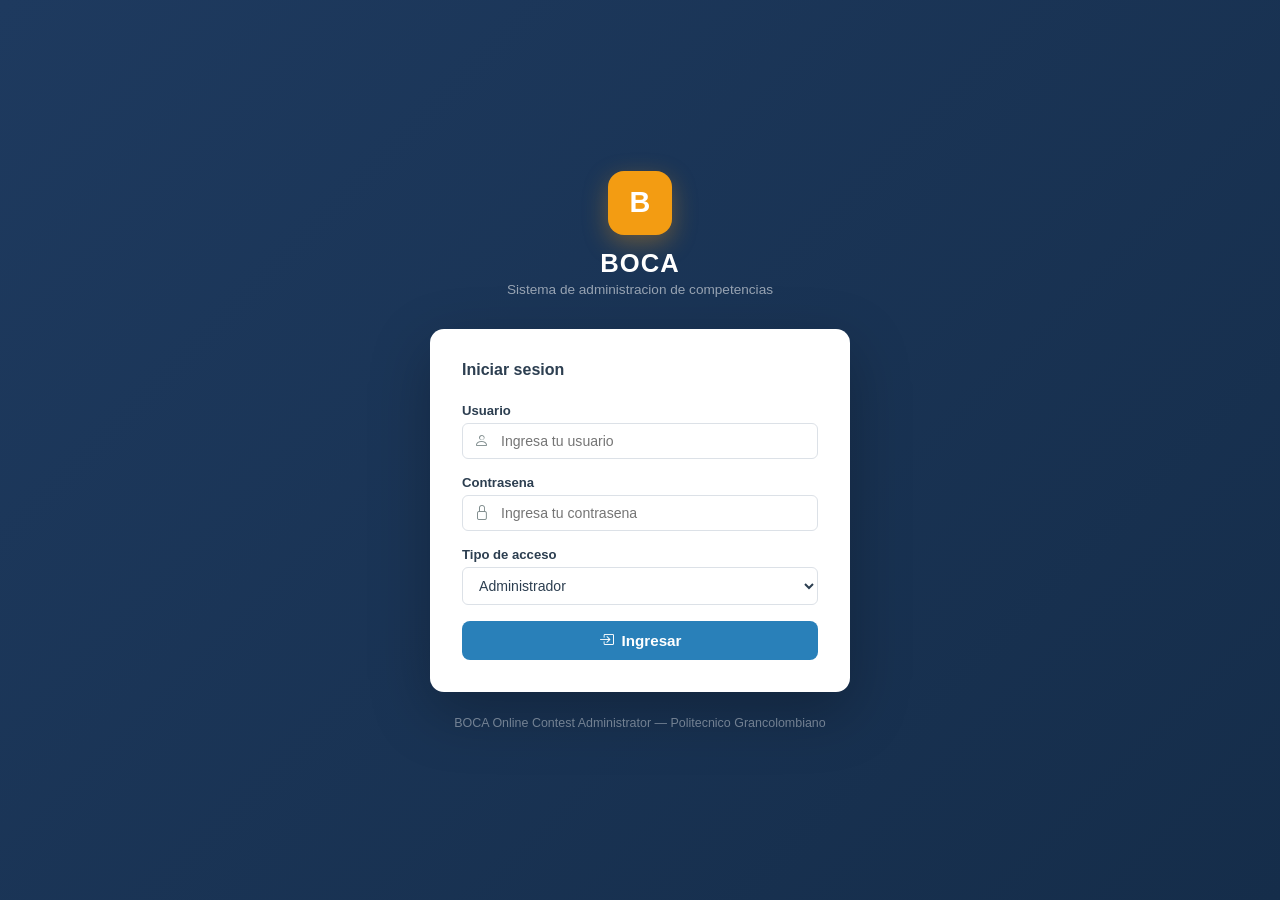
<file: boca-mejoras/index.html>
<!DOCTYPE html>
<html lang="es">
<head>
    <meta charset="UTF-8">
    <meta name="viewport" content="width=device-width, initial-scale=1.0">
    <title>BOCA - Iniciar sesion</title>
    <link href="https://cdn.jsdelivr.net/npm/bootstrap-icons@1.11.3/font/bootstrap-icons.min.css" rel="stylesheet">
    <link rel="stylesheet" href="css/boca-theme.css">
    <style>
        body {
            min-height: 100vh;
            background: linear-gradient(135deg, #1e3a5f 0%, #152d4a 100%);
            display: flex;
            align-items: center;
            justify-content: center;
            padding: 20px;
        }

        .login-wrapper {
            width: 100%;
            max-width: 420px;
        }

        .login-logo {
            text-align: center;
            margin-bottom: 32px;
        }

        .login-logo .icono {
            width: 64px;
            height: 64px;
            background-color: var(--naranja);
            border-radius: 16px;
            display: flex;
            align-items: center;
            justify-content: center;
            font-size: 1.8rem;
            font-weight: 800;
            color: #fff;
            margin: 0 auto 14px;
            box-shadow: 0 8px 24px rgba(243,156,18,0.35);
        }

        .login-logo h1 {
            color: #fff;
            font-size: 1.6rem;
            font-weight: 700;
            letter-spacing: 1px;
        }

        .login-logo p {
            color: rgba(255,255,255,0.55);
            font-size: 0.85rem;
            margin-top: 4px;
        }

        .login-card {
            background: #fff;
            border-radius: 14px;
            padding: 32px;
            box-shadow: 0 20px 60px rgba(0,0,0,0.25);
        }

        .login-card h2 {
            font-size: 1rem;
            font-weight: 600;
            color: var(--texto);
            margin-bottom: 24px;
        }

        .login-card .form-control {
            padding-left: 38px;
        }

        .input-icon {
            position: relative;
        }

        .input-icon i {
            position: absolute;
            left: 12px;
            top: 50%;
            transform: translateY(-50%);
            color: var(--gris);
            font-size: 0.95rem;
        }

        .select-rol {
            width: 100%;
            padding: 9px 12px;
            border: 1px solid var(--borde);
            border-radius: 6px;
            font-size: 0.88rem;
            color: var(--texto);
            background-color: #fff;
            outline: none;
            font-family: inherit;
            cursor: pointer;
            transition: border-color 0.2s;
        }

        .select-rol:focus {
            border-color: var(--azul);
            box-shadow: 0 0 0 3px rgba(41,128,185,0.12);
        }

        .btn-login {
            width: 100%;
            padding: 11px;
            background-color: var(--azul);
            color: #fff;
            border: none;
            border-radius: 8px;
            font-size: 0.95rem;
            font-weight: 600;
            cursor: pointer;
            margin-top: 6px;
            transition: all 0.2s;
            display: flex;
            align-items: center;
            justify-content: center;
            gap: 8px;
            font-family: inherit;
        }

        .btn-login:hover {
            background-color: var(--azul-hover);
            transform: translateY(-1px);
            box-shadow: 0 6px 18px rgba(41,128,185,0.3);
        }

        .alerta-error {
            background-color: rgba(231,76,60,0.08);
            border: 1px solid rgba(231,76,60,0.25);
            color: var(--danger);
            border-radius: 8px;
            padding: 10px 14px;
            font-size: 0.84rem;
            margin-bottom: 16px;
            display: none;
            align-items: center;
            gap: 8px;
        }

        .login-footer {
            text-align: center;
            margin-top: 24px;
            color: rgba(255,255,255,0.4);
            font-size: 0.78rem;
        }
    </style>
</head>
<body>

    <div class="login-wrapper">
        <div class="login-logo">
            <div class="icono">B</div>
            <h1>BOCA</h1>
            <p>Sistema de administracion de competencias</p>
        </div>

        <div class="login-card">
            <h2>Iniciar sesion</h2>

            <div class="alerta-error" id="alerta-error">
                <i class="bi bi-exclamation-circle"></i>
                <span id="msg-error">Usuario o contrasena incorrectos.</span>
            </div>

            <form id="form-login" novalidate>
                <div class="form-group">
                    <label for="usuario">Usuario</label>
                    <div class="input-icon">
                        <i class="bi bi-person"></i>
                        <input type="text" id="usuario" class="form-control"
                               placeholder="Ingresa tu usuario"
                               data-requerido autocomplete="username">
                        <div class="form-error"></div>
                    </div>
                </div>

                <div class="form-group">
                    <label for="contrasena">Contrasena</label>
                    <div class="input-icon">
                        <i class="bi bi-lock"></i>
                        <input type="password" id="contrasena" class="form-control"
                               placeholder="Ingresa tu contrasena"
                               data-requerido autocomplete="current-password">
                        <div class="form-error"></div>
                    </div>
                </div>

                <div class="form-group">
                    <label for="rol">Tipo de acceso</label>
                    <select id="rol" class="select-rol">
                        <option value="admin">Administrador</option>
                        <option value="juez">Juez</option>
                        <option value="equipo">Equipo / Competidor</option>
                        <option value="staff">Staff</option>
                    </select>
                </div>

                <button type="submit" class="btn-login">
                    <i class="bi bi-box-arrow-in-right"></i>
                    Ingresar
                </button>
            </form>
        </div>

        <div class="login-footer">
            BOCA Online Contest Administrator &mdash; Politecnico Grancolombiano
        </div>
    </div>

    <script src="js/boca-theme.js"></script>
    <script>
        document.getElementById('form-login').addEventListener('submit', function (e) {
            e.preventDefault();

            const usuario    = document.getElementById('usuario');
            const contrasena = document.getElementById('contrasena');
            const alerta     = document.getElementById('alerta-error');

            let valido = true;
            if (!usuario.value.trim()) {
                usuario.classList.add('is-invalid');
                usuario.nextElementSibling.style.display = 'block';
                usuario.nextElementSibling.textContent = 'Ingresa tu usuario.';
                valido = false;
            } else {
                usuario.classList.remove('is-invalid');
                usuario.classList.add('is-valid');
            }

            if (!contrasena.value.trim()) {
                contrasena.classList.add('is-invalid');
                contrasena.nextElementSibling.style.display = 'block';
                contrasena.nextElementSibling.textContent = 'Ingresa tu contrasena.';
                valido = false;
            } else {
                contrasena.classList.remove('is-invalid');
                contrasena.classList.add('is-valid');
            }

            if (!valido) return;

            // Simulacion de login (en produccion Boca valida contra su BD)
            const creds = { admin: 'boca2026', juez: 'juez123', equipo: 'team123', staff: 'staff123' };
            const rol = document.getElementById('rol').value;

            if (creds[rol] === contrasena.value) {
                window.location.href = 'admin/dashboard.html';
            } else {
                alerta.style.display = 'flex';
                contrasena.classList.add('is-invalid');
                contrasena.classList.remove('is-valid');
                setTimeout(() => alerta.style.display = 'none', 4000);
            }
        });

        ['usuario', 'contrasena'].forEach(id => {
            document.getElementById(id).addEventListener('input', function () {
                this.classList.remove('is-invalid');
                const err = this.parentElement.querySelector('.form-error');
                if (err) err.style.display = 'none';
            });
        });
    </script>
</body>
</html>
</file>
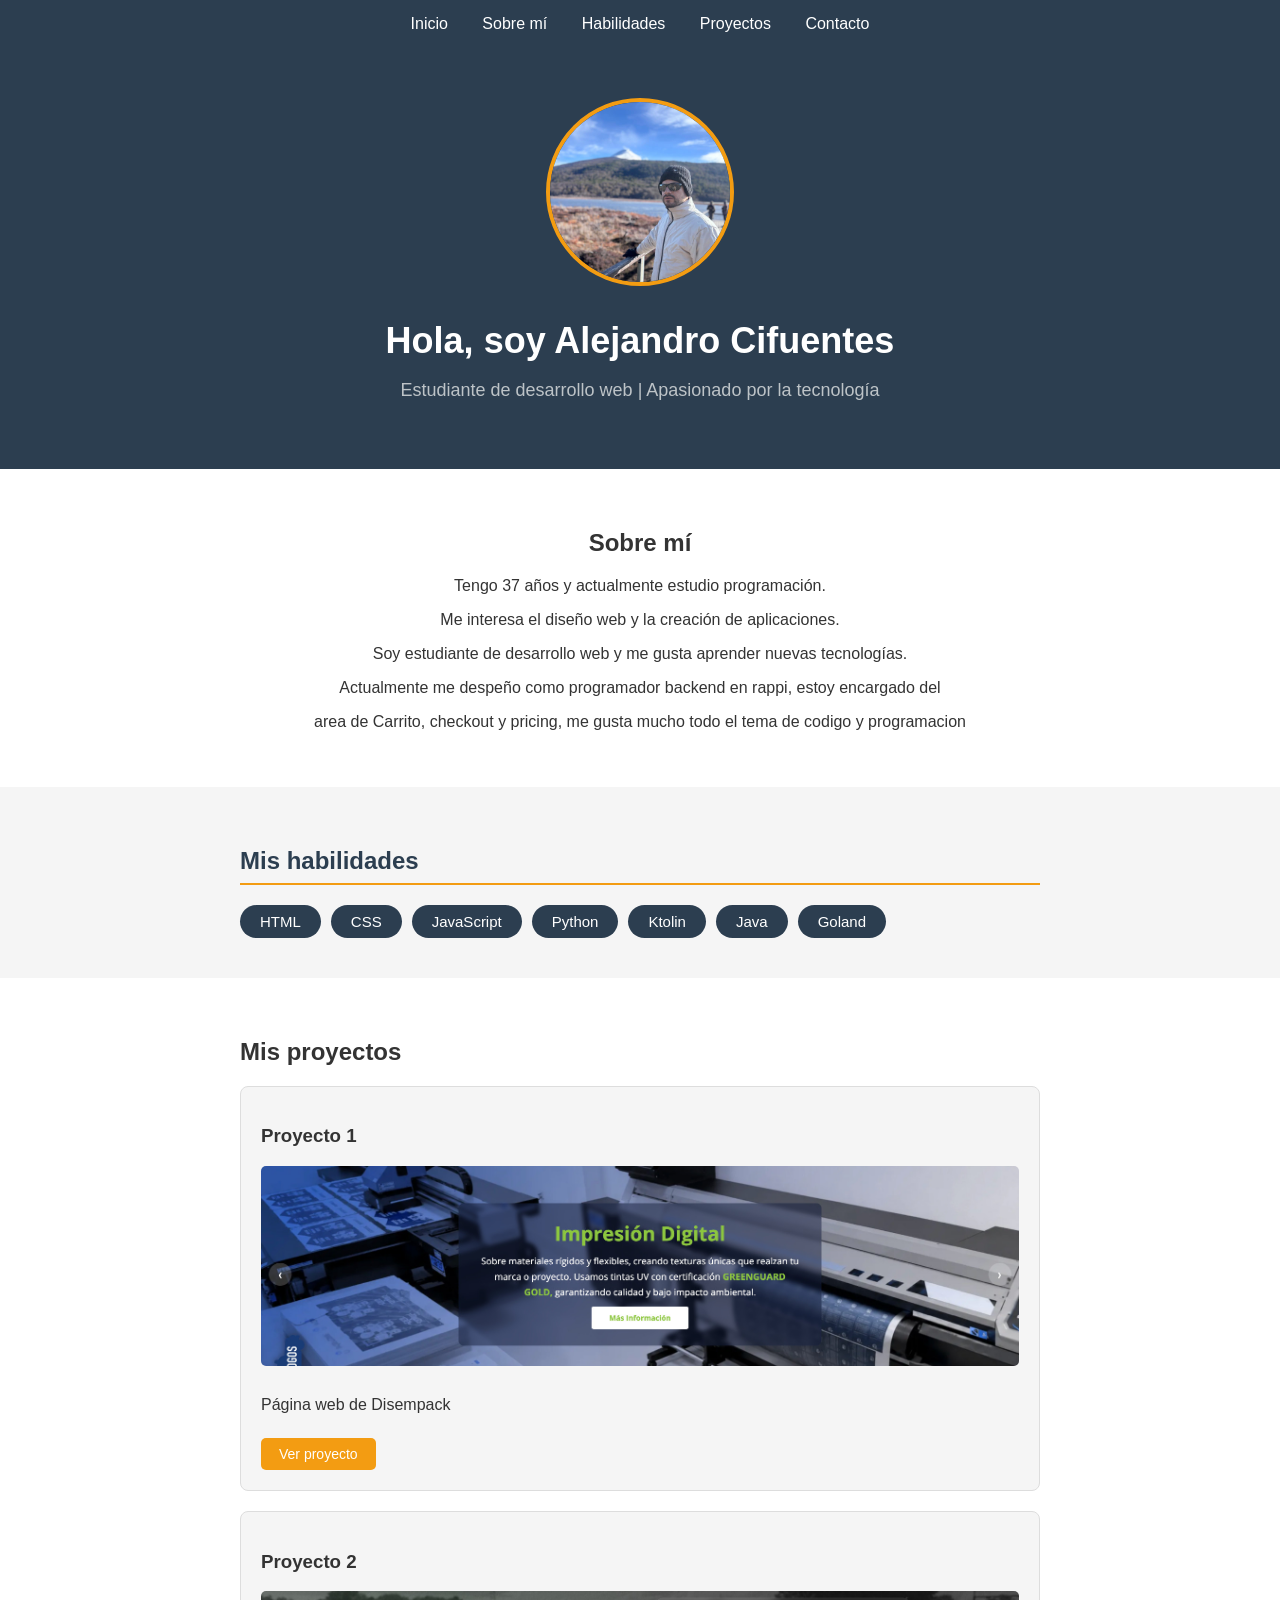
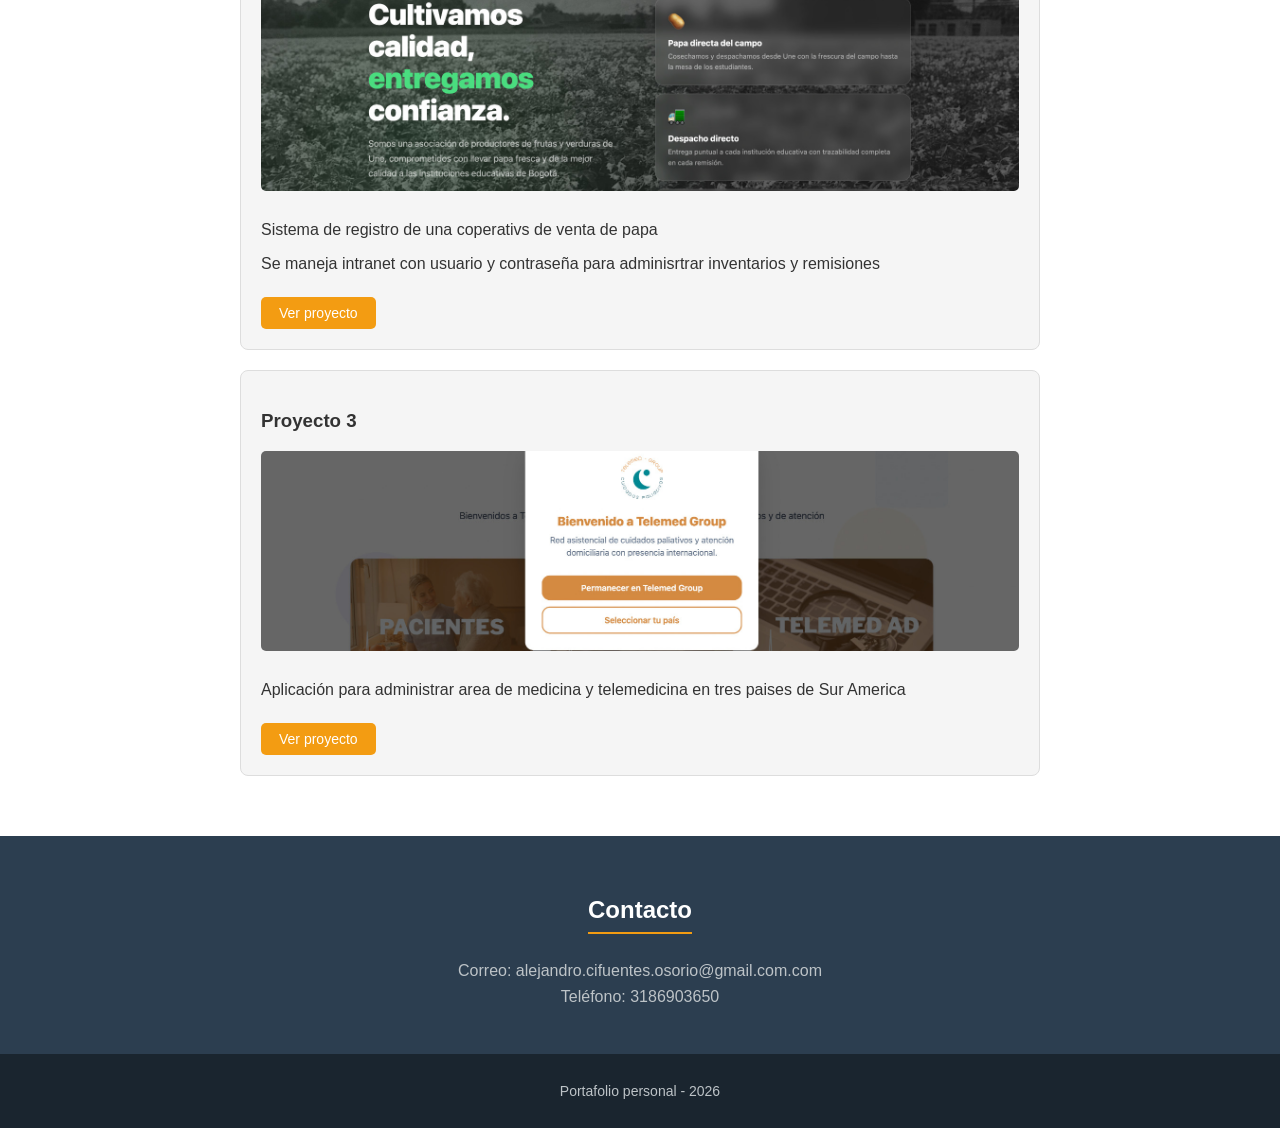
<file: entrega_1_Alejandro_Cifuentes.html>
<!DOCTYPE html>
<!-- esta es la declaración del tipo de documento: le indica al navegador que esto es HTML5 -->

<html lang="es">
 <!-- Etiqueta raíz de la página. lang="es" indica que el idioma es español -->

<head>
    <!-- HEAD: esta es la sección de configuración de la página, no se ve en el navegador -->

    <!-- Acá Codificación de caracteres: permite usar tildes y ñ correctamente -->
    <meta charset="UTF-8">

    <!-- Viewport: hace que la página sea adaptativa para otros dispositivos-->
    <meta name="viewport" content="width=device-width, initial-scale=1.0">

    <!-- Título de la pestaña del navegador -->
    <title>Portafolio - Alejandro Cifuentes</title>

    <!-- ESTILOS CSS: aquí se define cómo se ve la página donde se ve bonita -->
    <style>

        /* ESTILOS */
        /* Se aplican a toda la página */
        body {
            font-family: Arial, sans-serif; /* Fuente principal de la página */
            margin: 0;                      /* Elimina el margen por defecto del navegador */
            padding: 0;                     /* Elimina el relleno por defecto */
            background-color: #f5f5f5;      /* Color de fondo gris muy claro */
            color: #333333;                 /* Color del texto (gris oscuro, más suave que negro) */
        }

        /* BARRA DE NAVEGACIÓN */
        /* Barra que aparece en la parte superior con los enlaces del menú */
        nav {
            background-color: #2c3e50;      /* Color de fondo azul oscuro */
            padding: 15px 20px;             /* Espacio interior: 15px arriba/abajo, 20px a los lados */
            text-align: center;             /* Centra los elementos dentro */
        }

        /* Estilo de cada enlace dentro del nav */
        nav a {
            color: white;                   /* Texto blanco para que se vea sobre el fondo oscuro */
            text-decoration: none;          /* Quita el subrayado de los enlaces */
            margin: 0 15px;                 /* Separación entre cada enlace */
            font-size: 16px;                /* Tamaño del texto */
        }

        /* Efecto cuando el mouse pasa sobre un enlace del nav */
        nav a:hover {
            color: #f39c12;                 /* Cambia a color naranja al pasar el mouse */
        }

        /* SECCIÓN DE PRESENTACIÓN (HERO o header) */
        /* Es la primera sección grande con el nombre y foto */
        #inicio {
            background-color: #2c3e50;      /* Mismo azul oscuro que el nav */
            color: white;                   /* Texto blanco */
            text-align: center;             /* Todo centrado */
            padding: 50px 20px;             /* Espacio interno generoso */
        }

        /* Foto de perfil */
        #inicio img {
            width: 180px;                   /* Ancho fijo de la foto */
            height: 180px;                  /* Alto igual al ancho para que sea cuadrada */
            border-radius: 50%;             /* Hace que la imagen sea circular */
            object-fit: cover;              /* La imagen llena el espacio sin deformarse */
            border: 4px solid #f39c12;      /* Borde naranja alrededor de la foto */
            margin-bottom: 20px;            /* Espacio debajo de la imagen */
        }

        /* Título principal */
        #inicio h1 {
            font-size: 36px;                /* Tamaño grande del nombre */
            margin: 10px 0;                 /* Espacio arriba y abajo */
        }

        /* Descripción corta debajo del nombre */
        #inicio p {
            font-size: 18px;
            color: #bdc3c7;                 /* Gris claro para el subtítulo */
        }

        /* ESTILOS GENERALES DE LAS SECCIONES */
        /* Cada sección de la página comparte estas propiedades base */
        section {
            padding: 40px 20px;             /* Espacio interno de cada sección */
            max-width: 800px;               /* Ancho máximo para que no se estire demasiado */
            margin: 0 auto;                 /* Centra el contenido horizontalmente */
        }

        /* Título de cada sección */
        section h2 {
            color: #2c3e50;                 /* Azul oscuro para los títulos de sección */
            border-bottom: 2px solid #f39c12; /* Línea naranja debajo del título */
            padding-bottom: 8px;            /* Espacio entre el texto y la línea */
            margin-bottom: 20px;            /* Espacio debajo del título antes del contenido */
        }

        /* SECCIÓN SOBRE MÍ */
        /* Fondo blanco para alternar con el gris de fondo */
        #sobre-mi {
            background-color: white;
            max-width: 100%;                /* Ocupa todo el ancho */
            padding: 40px 0;
        }

        /* Contenido centrado dentro de sobre-mí */
        #sobre-mi .contenido {
            max-width: 800px;
            margin: 0 auto;
            padding: 0 20px;
        }

        /* SECCIÓN DE HABILIDADES */
        #habilidades {
            background-color: #f5f5f5;      /* Fondo gris claro */
        }

        /* Contenedor que agrupa las habilidades en fila */
        .lista-habilidades {
            display: flex;                  /* Coloca los elementos en fila (horizontal) */
            flex-wrap: wrap;                /* Si no caben, pasan a la siguiente fila */
            gap: 10px;                      /* Separación entre cada habilidad */
        }

        /* Cada habilidad individual (ej: HTML, CSS, etc.) */
        .habilidad {
            background-color: #2c3e50;      /* Fondo azul oscuro */
            color: white;                   /* Texto blanco */
            padding: 8px 20px;             /* Espacio interno */
            border-radius: 20px;            /* Bordes redondeados tipo "etiqueta" */
            font-size: 15px;
        }

        /* SECCIÓN DE PROYECTOS */
        #proyectos {
            background-color: white;
            max-width: 100%;
            padding: 40px 0;
        }

        /* Contenido centrado dentro de proyectos */
        #proyectos .contenido {
            max-width: 800px;
            margin: 0 auto;
            padding: 0 20px;
        }

        /* Cada tarjeta de proyecto */
        .proyecto {
            background-color: #f5f5f5;      /* Fondo gris claro para las tarjetas */
            border: 1px solid #ddd;         /* Borde gris suave alrededor */
            border-radius: 8px;             /* Esquinas un poco redondeadas */
            padding: 20px;                  /* Espacio interno */
            margin-bottom: 20px;            /* Separación entre proyectos */
        }

        /* Imagen dentro de cada proyecto */
        .proyecto img {
            width: 100%;                    /* Ocupa todo el ancho de la tarjeta */
            height: 200px;                  /* Altura fija para todas las imágenes */
            object-fit: cover;              /* La imagen cubre el espacio sin deformarse */
            border-radius: 5px;             /* Esquinas ligeramente redondeadas */
            margin-bottom: 10px;            /* Espacio entre imagen y texto */
        }

        /* Enlace que funciona como botón en cada proyecto */
        /* Se usa <a> en lugar de <button> para poder abrir una URL al hacer clic */
        .proyecto a {
            display: inline-block;          /* Permite aplicar padding como si fuera un bloque */
            background-color: #f39c12;      /* Fondo naranja */
            color: white;                   /* Texto blanco */
            text-decoration: none;          /* Quita el subrayado del enlace */
            padding: 8px 18px;             /* Espacio interno */
            border-radius: 5px;             /* Esquinas redondeadas */
            font-size: 14px;
            margin-top: 8px;
        }

        /* Efecto al pasar el mouse sobre el enlace-botón */
        .proyecto a:hover {
            background-color: #e67e22;      /* Naranja más oscuro al pasar el mouse */
        }

        /* SECCIÓN DE CONTACTO */
        #contacto {
            background-color: #2c3e50;      /* Fondo azul oscuro */
            color: white;                   /* Texto blanco */
            text-align: center;
            padding: 40px 20px;
            max-width: 100%;
        }

        /* Título de contacto en blanco */
        #contacto h2 {
            color: white;
            border-bottom: 2px solid #f39c12;
            display: inline-block;          /* Para que la línea solo mida lo que el texto */
            padding-bottom: 8px;
            margin-bottom: 20px;
        }

        /* Cada dato de contacto */
        #contacto p {
            font-size: 16px;
            margin: 8px 0;
            color: #bdc3c7;                 /* Gris claro */
        }

        /*  PIE DE PÁGINA (FOOTER) */
        /* este es el final de la página */
        footer {
            background-color: #1a252f;      /* Azul muy oscuro, más oscuro que el nav */
            color: #bdc3c7;                 /* Texto gris claro */
            text-align: center;             /* Texto centrado */
            padding: 15px;                  /* Espacio interno */
            font-size: 14px;
        }

    </style>
</head>

<body>
    <!-- BODY: aquí va todo el contenido visible de la página -->

    <!-- BARRA DE NAVEGACIÓN -->
    <!-- Menú superior con enlaces que llevan a cada sección de la página -->
    <!-- Los href="#id" llevan al usuario a la sección con ese id al hacer clic -->
    <nav>
        <a href="#inicio">Inicio</a>
        <a href="#sobre-mi">Sobre mí</a>
        <a href="#habilidades">Habilidades</a>
        <a href="#proyectos">Proyectos</a>
        <a href="#contacto">Contacto</a>
    </nav>

    <!-- SECCIÓN INICIO (PRESENTACIÓN)  -->
    <!-- Primera sección que ve el user al entrar a la página -->
    <!-- El id="inicio" permite que el enlace del nav lleve aquí -->
    <div id="inicio">
        <!-- Foto de perfil -->
        <!-- alt describe la imagen para accesibilidad -->
        <img src="alejandro_cifuentes.jpeg" alt="Foto de perfil de Alejandro Cifuentes">

        <!-- Nombre principal -->
        <h1>Hola, soy Alejandro Cifuentes</h1>

        <!-- Descripción -->
        <p>Estudiante de desarrollo web | Apasionado por la tecnología</p>
    </div>

    <!-- SECCIÓN SOBRE MÍ -->
    <!-- Información personal -->
    <center><div id="sobre-mi">
        <div class="contenido">
            <h2>Sobre mí</h2>
            <p>Tengo 37 años y actualmente estudio programación.</p>
            <p>Me interesa el diseño web y la creación de aplicaciones.</p>
            <p>Soy estudiante de desarrollo web y me gusta aprender nuevas tecnologías.</p>
            <p>Actualmente me despeño como programador backend en rappi, estoy encargado del</p>
            <p>area de Carrito, checkout y pricing, me gusta mucho todo el tema de codigo y programacion</p>
        </div>
    </div></center>

    <!-- SECCIÓN HABILIDADES -->
    <!-- Lista de tecnologías y lenguajes que manejo -->
    <section id="habilidades">
        <h2>Mis habilidades</h2>

        <!-- Contenedor de habilidades: cada span es una etiqueta de habilidad -->
        <div class="lista-habilidades">
            <span class="habilidad">HTML</span>
            <span class="habilidad">CSS</span>
            <span class="habilidad">JavaScript</span>
            <span class="habilidad">Python</span>
            <span class="habilidad">Ktolin</span>
            <span class="habilidad">Java</span>
            <span class="habilidad">Goland</span>
        </div>
    </section>

    <!-- SECCIÓN PROYECTOS -->
    <!-- Muestra los proyectos realizados -->
    <div id="proyectos">
        <div class="contenido">
            <h2>Mis proyectos</h2>

            <!-- Tarjeta del Proyecto 1 -->
            <div class="proyecto">
                <h3>Proyecto 1</h3>
                <!-- Imagen representativa del proyecto -->
                <img src="disempack.jpeg" alt="Captura del proyecto Disempack">
                <!-- Descripción corta del proyecto -->
                <p>Página web de Disempack</p>
                <!-- Enlace que abre el proyecto en una pestaña nueva (target="_blank") -->
                <a href="https://disempack.net/" target="_blank">Ver proyecto</a>
            </div>

            <!-- Tarjeta del Proyecto 2 -->
            <div class="proyecto">
                <h3>Proyecto 2</h3>
                <img src="asosuperfruver.jpeg" alt="Captura del proyecto Asosuperfruver">
                <p>Sistema de registro de una coperativs de venta de papa</p>
                <p>Se maneja intranet con usuario y contraseña para adminisrtrar inventarios y remisiones</p>
                <!-- Enlace que abre el proyecto en una pestaña nueva -->
                <a href="https://asosuperfruverune.com/" target="_blank">Ver proyecto</a>
            </div>

            <!-- Tarjeta del Proyecto 3 -->
            <div class="proyecto">
                <h3>Proyecto 3</h3>
                <img src="telemed.jpeg" alt="Captura del proyecto Telemed">
                <p>Aplicación para administrar area de medicina y telemedicina en tres paises de Sur America</p>
                <!-- Enlace que abre el proyecto en una pestaña nueva -->
                <a href="https://www.telemed-group.cl/" target="_blank">Ver proyecto</a>
            </div>

        </div>
    </div>

    <!-- SECCIÓN CONTACTO -->
    <!-- Información para que los visitantes me pueda contactar -->
    <div id="contacto">
        <h2>Contacto</h2>
        <p>Correo: alejandro.cifuentes.osorio@gmail.com.com</p>
        <p>Teléfono: 3186903650</p>
    </div>

    <!-- PIE DE PÁGINA (FOOTER) -->
    <!-- Aparece al final de todas las páginas, con info básica -->
    <footer>
        <p>Portafolio personal - 2026</p>
    </footer>

</body>
</html>
</file>
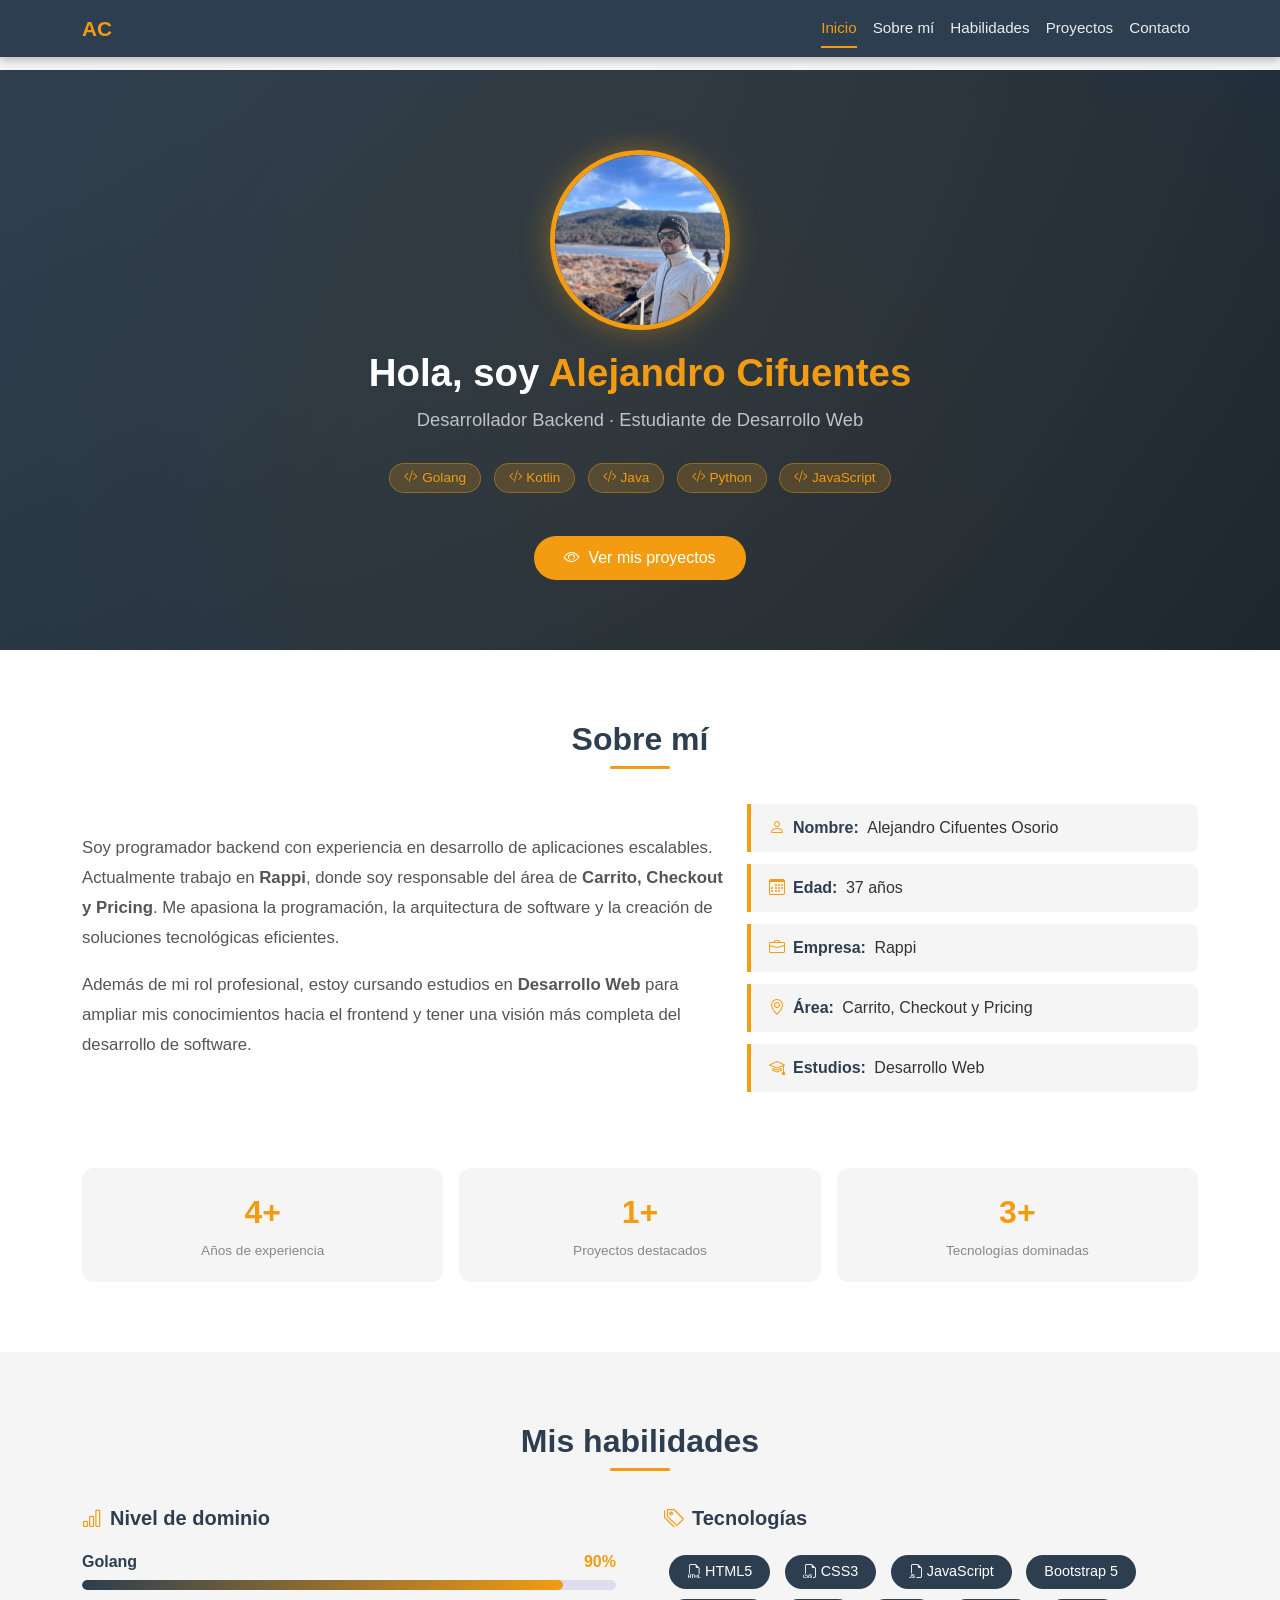
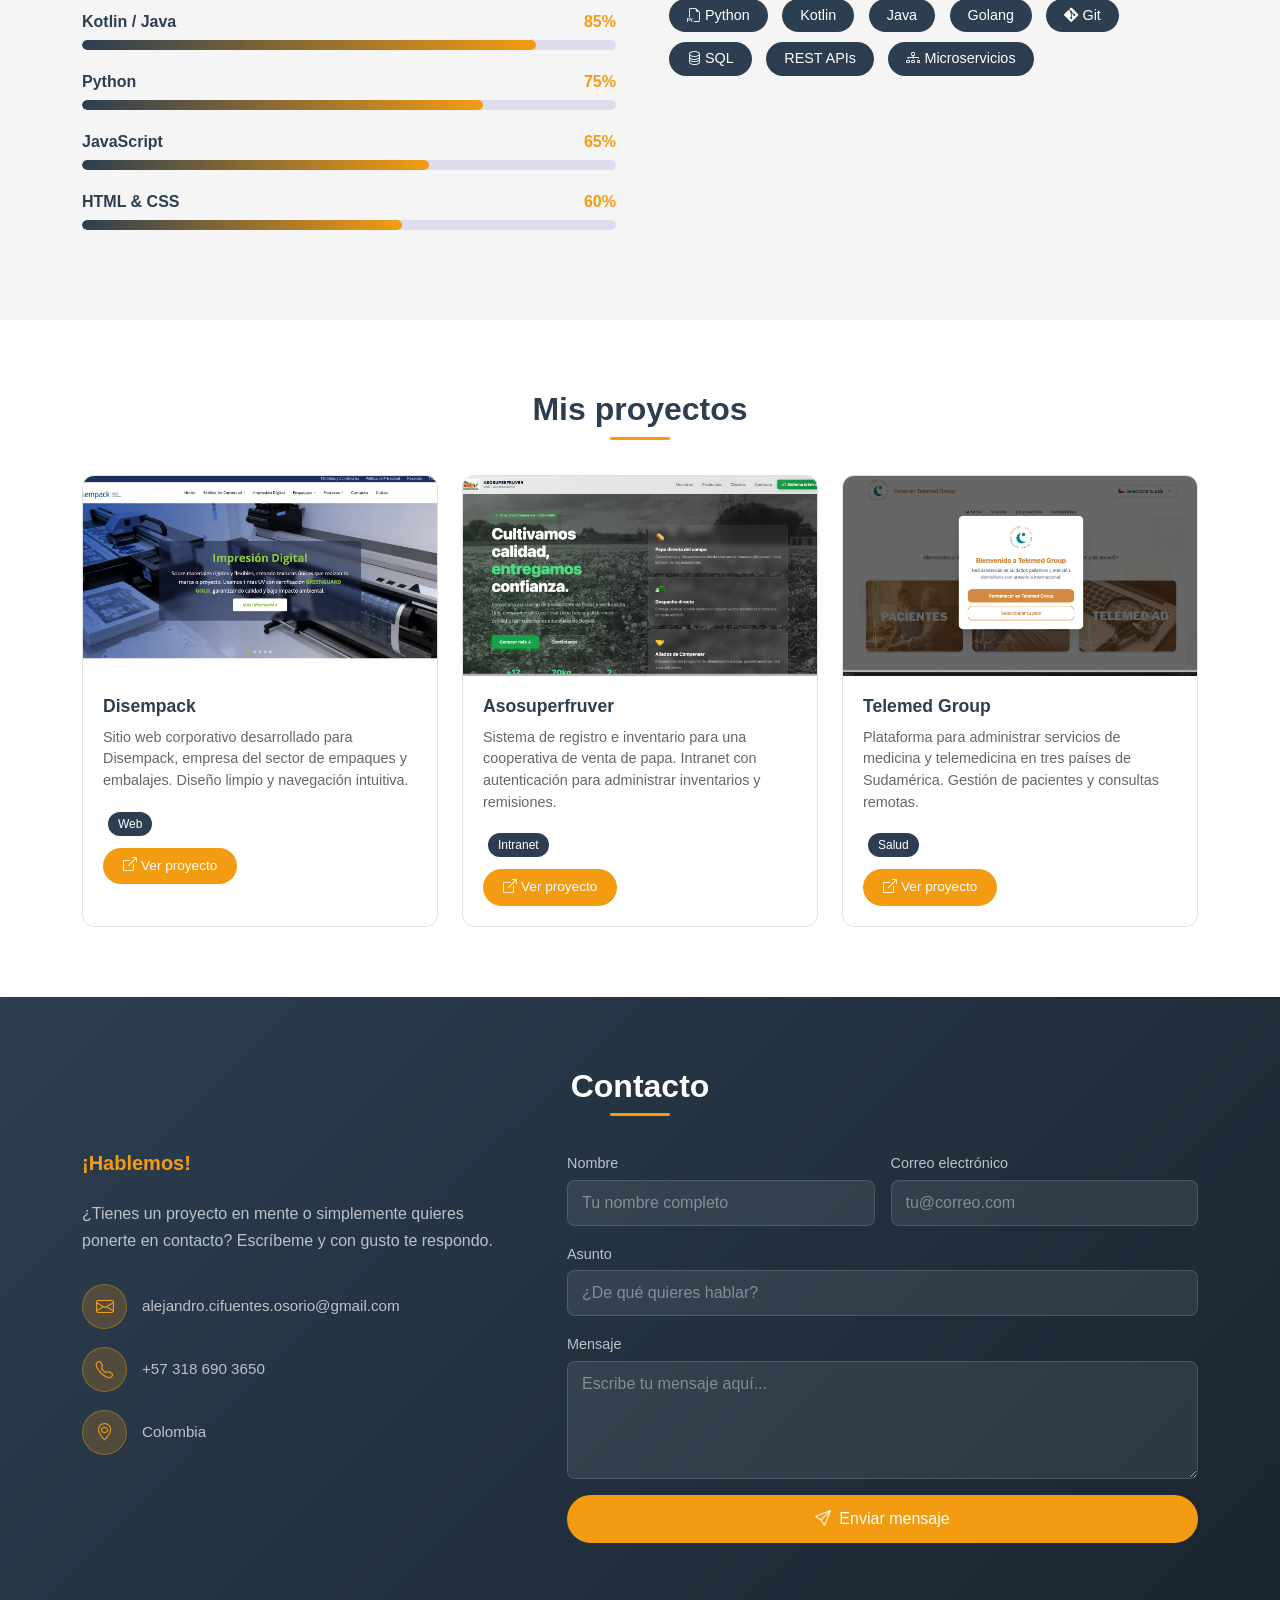
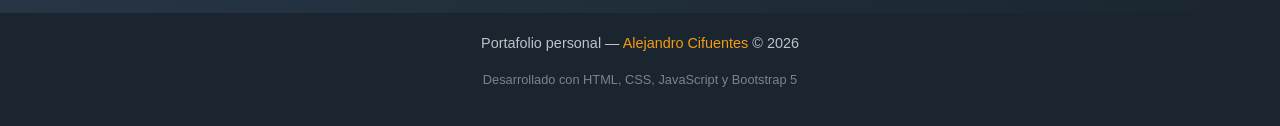
<file: entrega_2_Alejandro_Cifuentes.html>
<!DOCTYPE html>
<html lang="es">

<head>
    <meta charset="UTF-8">
    <meta name="viewport" content="width=device-width, initial-scale=1.0">
    <title>Portafolio - Alejandro Cifuentes</title>

    <!-- Bootstrap 5 CSS (framework CSS tratado en el módulo) -->
    <link href="https://cdn.jsdelivr.net/npm/bootstrap@5.3.2/dist/css/bootstrap.min.css" rel="stylesheet">

    <!-- Bootstrap Icons -->
    <link href="https://cdn.jsdelivr.net/npm/bootstrap-icons@1.11.3/font/bootstrap-icons.min.css" rel="stylesheet">

    <!-- Estilos propios (CSS externo separado del HTML) -->
    <link rel="stylesheet" href="styles.css">
</head>

<body>

    <!-- ===== NAVBAR RESPONSIVE (Bootstrap) ===== -->
    <nav class="navbar navbar-expand-md fixed-top">
        <div class="container">
            <a class="navbar-brand" href="#inicio">AC</a>

            <!-- Botón hamburguesa para móvil -->
            <button class="navbar-toggler" type="button"
                data-bs-toggle="collapse" data-bs-target="#navbarMenu"
                aria-controls="navbarMenu" aria-expanded="false"
                aria-label="Abrir menú">
                <span class="navbar-toggler-icon"></span>
            </button>

            <!-- Menú de navegación -->
            <div class="collapse navbar-collapse" id="navbarMenu">
                <ul class="navbar-nav ms-auto">
                    <li class="nav-item"><a class="nav-link active" href="#inicio">Inicio</a></li>
                    <li class="nav-item"><a class="nav-link" href="#sobre-mi">Sobre mí</a></li>
                    <li class="nav-item"><a class="nav-link" href="#habilidades">Habilidades</a></li>
                    <li class="nav-item"><a class="nav-link" href="#proyectos">Proyectos</a></li>
                    <li class="nav-item"><a class="nav-link" href="#contacto">Contacto</a></li>
                </ul>
            </div>
        </div>
    </nav>

    <!-- ===== SECCIÓN INICIO / HERO ===== -->
    <div id="inicio">
        <div class="container">
            <img src="alejandro_cifuentes.jpeg"
                 alt="Foto de perfil de Alejandro Cifuentes"
                 class="foto-perfil">

            <h1>Hola, soy <span style="color: #f39c12;">Alejandro Cifuentes</span></h1>

            <p class="subtitulo">Desarrollador Backend &middot; Estudiante de Desarrollo Web</p>

            <div>
                <span class="badge-tech"><i class="bi bi-code-slash"></i> Golang</span>
                <span class="badge-tech"><i class="bi bi-code-slash"></i> Kotlin</span>
                <span class="badge-tech"><i class="bi bi-code-slash"></i> Java</span>
                <span class="badge-tech"><i class="bi bi-code-slash"></i> Python</span>
                <span class="badge-tech"><i class="bi bi-code-slash"></i> JavaScript</span>
            </div>

            <br>
            <a href="#proyectos" class="btn-hero">
                <i class="bi bi-eye me-2"></i>Ver mis proyectos
            </a>
        </div>
    </div>

    <!-- ===== SECCIÓN SOBRE MÍ ===== -->
    <div id="sobre-mi">
        <div class="container">
            <div class="text-center fade-in">
                <h2 class="titulo-seccion">Sobre mí</h2>
                <div class="linea-titulo"></div>
            </div>

            <div class="row align-items-center g-4">
                <!-- Texto de presentación -->
                <div class="col-md-7 fade-in">
                    <p style="font-size: 1.05rem; line-height: 1.8; color: #555;">
                        Soy programador backend con experiencia en desarrollo de aplicaciones escalables.
                        Actualmente trabajo en <strong>Rappi</strong>, donde soy responsable del área de
                        <strong>Carrito, Checkout y Pricing</strong>. Me apasiona la programación, la arquitectura
                        de software y la creación de soluciones tecnológicas eficientes.
                    </p>
                    <p style="font-size: 1.05rem; line-height: 1.8; color: #555;">
                        Además de mi rol profesional, estoy cursando estudios en <strong>Desarrollo Web</strong>
                        para ampliar mis conocimientos hacia el frontend y tener una visión más completa del
                        desarrollo de software.
                    </p>
                </div>

                <!-- Datos personales -->
                <div class="col-md-5 fade-in">
                    <div class="tarjeta-dato">
                        <strong><i class="bi bi-person me-2" style="color:#f39c12;"></i>Nombre:</strong>
                        <span class="ms-1">Alejandro Cifuentes Osorio</span>
                    </div>
                    <div class="tarjeta-dato">
                        <strong><i class="bi bi-calendar3 me-2" style="color:#f39c12;"></i>Edad:</strong>
                        <span class="ms-1">37 años</span>
                    </div>
                    <div class="tarjeta-dato">
                        <strong><i class="bi bi-briefcase me-2" style="color:#f39c12;"></i>Empresa:</strong>
                        <span class="ms-1">Rappi</span>
                    </div>
                    <div class="tarjeta-dato">
                        <strong><i class="bi bi-geo-alt me-2" style="color:#f39c12;"></i>Área:</strong>
                        <span class="ms-1">Carrito, Checkout y Pricing</span>
                    </div>
                    <div class="tarjeta-dato">
                        <strong><i class="bi bi-mortarboard me-2" style="color:#f39c12;"></i>Estudios:</strong>
                        <span class="ms-1">Desarrollo Web</span>
                    </div>
                </div>
            </div>

            <!-- Contadores estadísticos -->
            <div class="row text-center mt-5 g-3">
                <div class="col-4 fade-in">
                    <div style="background: #f5f5f5; border-radius: 12px; padding: 20px;">
                        <div style="font-size: 2rem; font-weight: 700; color: #f39c12;">
                            <span class="contador" data-valor="7">0</span>
                        </div>
                        <div style="font-size: 0.85rem; color: #888; margin-top: 5px;">Años de experiencia</div>
                    </div>
                </div>
                <div class="col-4 fade-in">
                    <div style="background: #f5f5f5; border-radius: 12px; padding: 20px;">
                        <div style="font-size: 2rem; font-weight: 700; color: #f39c12;">
                            <span class="contador" data-valor="3">0</span>
                        </div>
                        <div style="font-size: 0.85rem; color: #888; margin-top: 5px;">Proyectos destacados</div>
                    </div>
                </div>
                <div class="col-4 fade-in">
                    <div style="background: #f5f5f5; border-radius: 12px; padding: 20px;">
                        <div style="font-size: 2rem; font-weight: 700; color: #f39c12;">
                            <span class="contador" data-valor="5">0</span>
                        </div>
                        <div style="font-size: 0.85rem; color: #888; margin-top: 5px;">Tecnologías dominadas</div>
                    </div>
                </div>
            </div>
        </div>
    </div>

    <!-- ===== SECCIÓN HABILIDADES ===== -->
    <section id="habilidades">
        <div class="container">
            <div class="text-center fade-in">
                <h2 class="titulo-seccion">Mis habilidades</h2>
                <div class="linea-titulo"></div>
            </div>

            <div class="row g-5">
                <!-- Barras de progreso -->
                <div class="col-md-6 fade-in">
                    <h5 style="color: #2c3e50; font-weight: 600; margin-bottom: 20px;">
                        <i class="bi bi-bar-chart me-2" style="color:#f39c12;"></i>Nivel de dominio
                    </h5>

                    <div class="habilidad-item">
                        <label>
                            <span>Golang</span>
                            <span style="color:#f39c12;">90%</span>
                        </label>
                        <div class="progress">
                            <div class="progress-bar" data-width="90" role="progressbar"
                                 aria-valuenow="90" aria-valuemin="0" aria-valuemax="100"></div>
                        </div>
                    </div>

                    <div class="habilidad-item">
                        <label>
                            <span>Kotlin / Java</span>
                            <span style="color:#f39c12;">85%</span>
                        </label>
                        <div class="progress">
                            <div class="progress-bar" data-width="85" role="progressbar"
                                 aria-valuenow="85" aria-valuemin="0" aria-valuemax="100"></div>
                        </div>
                    </div>

                    <div class="habilidad-item">
                        <label>
                            <span>Python</span>
                            <span style="color:#f39c12;">75%</span>
                        </label>
                        <div class="progress">
                            <div class="progress-bar" data-width="75" role="progressbar"
                                 aria-valuenow="75" aria-valuemin="0" aria-valuemax="100"></div>
                        </div>
                    </div>

                    <div class="habilidad-item">
                        <label>
                            <span>JavaScript</span>
                            <span style="color:#f39c12;">65%</span>
                        </label>
                        <div class="progress">
                            <div class="progress-bar" data-width="65" role="progressbar"
                                 aria-valuenow="65" aria-valuemin="0" aria-valuemax="100"></div>
                        </div>
                    </div>

                    <div class="habilidad-item">
                        <label>
                            <span>HTML &amp; CSS</span>
                            <span style="color:#f39c12;">60%</span>
                        </label>
                        <div class="progress">
                            <div class="progress-bar" data-width="60" role="progressbar"
                                 aria-valuenow="60" aria-valuemin="0" aria-valuemax="100"></div>
                        </div>
                    </div>
                </div>

                <!-- Tags de tecnologías -->
                <div class="col-md-6 fade-in">
                    <h5 style="color: #2c3e50; font-weight: 600; margin-bottom: 20px;">
                        <i class="bi bi-tags me-2" style="color:#f39c12;"></i>Tecnologías
                    </h5>
                    <div>
                        <span class="tag-habilidad"><i class="bi bi-filetype-html me-1"></i>HTML5</span>
                        <span class="tag-habilidad"><i class="bi bi-filetype-css me-1"></i>CSS3</span>
                        <span class="tag-habilidad"><i class="bi bi-filetype-js me-1"></i>JavaScript</span>
                        <span class="tag-habilidad">Bootstrap 5</span>
                        <span class="tag-habilidad"><i class="bi bi-filetype-py me-1"></i>Python</span>
                        <span class="tag-habilidad">Kotlin</span>
                        <span class="tag-habilidad">Java</span>
                        <span class="tag-habilidad">Golang</span>
                        <span class="tag-habilidad"><i class="bi bi-git me-1"></i>Git</span>
                        <span class="tag-habilidad"><i class="bi bi-database me-1"></i>SQL</span>
                        <span class="tag-habilidad">REST APIs</span>
                        <span class="tag-habilidad"><i class="bi bi-diagram-3 me-1"></i>Microservicios</span>
                    </div>
                </div>
            </div>
        </div>
    </section>

    <!-- ===== SECCIÓN PROYECTOS ===== -->
    <div id="proyectos">
        <div class="container">
            <div class="text-center fade-in">
                <h2 class="titulo-seccion">Mis proyectos</h2>
                <div class="linea-titulo"></div>
            </div>

            <!-- Grid de proyectos con Bootstrap (3 columnas en desktop, 1 en móvil) -->
            <div class="row g-4">

                <!-- Proyecto 1: Disempack -->
                <div class="col-md-4 fade-in">
                    <div class="tarjeta-proyecto">
                        <div class="img-wrapper">
                            <img src="disempack.jpeg" alt="Captura del sitio web de Disempack">
                        </div>
                        <div class="cuerpo">
                            <h3>Disempack</h3>
                            <p>
                                Sitio web corporativo desarrollado para Disempack, empresa del sector
                                de empaques y embalajes. Diseño limpio y navegación intuitiva.
                            </p>
                            <span class="tag-habilidad" style="font-size:0.75rem; padding: 3px 10px; margin-bottom:12px; display:inline-block;">Web</span>
                            <br>
                            <a href="https://disempack.net/" target="_blank" rel="noopener" class="btn-proyecto">
                                <i class="bi bi-box-arrow-up-right me-1"></i>Ver proyecto
                            </a>
                        </div>
                    </div>
                </div>

                <!-- Proyecto 2: Asosuperfruver -->
                <div class="col-md-4 fade-in">
                    <div class="tarjeta-proyecto">
                        <div class="img-wrapper">
                            <img src="asosuperfruver.jpeg" alt="Captura del sistema Asosuperfruver">
                        </div>
                        <div class="cuerpo">
                            <h3>Asosuperfruver</h3>
                            <p>
                                Sistema de registro e inventario para una cooperativa de venta de papa.
                                Intranet con autenticación para administrar inventarios y remisiones.
                            </p>
                            <span class="tag-habilidad" style="font-size:0.75rem; padding: 3px 10px; margin-bottom:12px; display:inline-block;">Intranet</span>
                            <br>
                            <a href="https://asosuperfruverune.com/" target="_blank" rel="noopener" class="btn-proyecto">
                                <i class="bi bi-box-arrow-up-right me-1"></i>Ver proyecto
                            </a>
                        </div>
                    </div>
                </div>

                <!-- Proyecto 3: Telemed -->
                <div class="col-md-4 fade-in">
                    <div class="tarjeta-proyecto">
                        <div class="img-wrapper">
                            <img src="telemed.jpeg" alt="Captura de la aplicación Telemed">
                        </div>
                        <div class="cuerpo">
                            <h3>Telemed Group</h3>
                            <p>
                                Plataforma para administrar servicios de medicina y telemedicina
                                en tres países de Sudamérica. Gestión de pacientes y consultas remotas.
                            </p>
                            <span class="tag-habilidad" style="font-size:0.75rem; padding: 3px 10px; margin-bottom:12px; display:inline-block;">Salud</span>
                            <br>
                            <a href="https://www.telemed-group.cl/" target="_blank" rel="noopener" class="btn-proyecto">
                                <i class="bi bi-box-arrow-up-right me-1"></i>Ver proyecto
                            </a>
                        </div>
                    </div>
                </div>

            </div>
        </div>
    </div>

    <!-- ===== SECCIÓN CONTACTO ===== -->
    <div id="contacto">
        <div class="container">
            <div class="text-center fade-in">
                <h2 class="titulo-seccion">Contacto</h2>
                <div class="linea-titulo"></div>
            </div>

            <div class="row g-5 align-items-start">

                <!-- Información de contacto -->
                <div class="col-md-5 fade-in">
                    <h5 style="color: #f39c12; margin-bottom: 25px; font-weight: 600;">
                        ¡Hablemos!
                    </h5>
                    <p style="color: #bdc3c7; line-height: 1.7; margin-bottom: 30px;">
                        ¿Tienes un proyecto en mente o simplemente quieres ponerte en contacto?
                        Escríbeme y con gusto te respondo.
                    </p>

                    <div class="info-contacto">
                        <div class="icono-contacto">
                            <i class="bi bi-envelope"></i>
                        </div>
                        <span>alejandro.cifuentes.osorio@gmail.com</span>
                    </div>

                    <div class="info-contacto">
                        <div class="icono-contacto">
                            <i class="bi bi-telephone"></i>
                        </div>
                        <span>+57 318 690 3650</span>
                    </div>

                    <div class="info-contacto">
                        <div class="icono-contacto">
                            <i class="bi bi-geo-alt"></i>
                        </div>
                        <span>Colombia</span>
                    </div>
                </div>

                <!-- Formulario de contacto con validación JavaScript -->
                <div class="col-md-7 fade-in">
                    <form id="form-contacto" class="form-contacto" novalidate>

                        <div class="row g-3">
                            <div class="col-md-6">
                                <label for="nombre">Nombre</label>
                                <input type="text" id="nombre" class="form-control"
                                       placeholder="Tu nombre completo">
                                <div class="invalid-feedback"></div>
                            </div>

                            <div class="col-md-6">
                                <label for="correo">Correo electrónico</label>
                                <input type="email" id="correo" class="form-control"
                                       placeholder="tu@correo.com">
                                <div class="invalid-feedback"></div>
                            </div>

                            <div class="col-12">
                                <label for="asunto">Asunto</label>
                                <input type="text" id="asunto" class="form-control"
                                       placeholder="¿De qué quieres hablar?">
                                <div class="invalid-feedback"></div>
                            </div>

                            <div class="col-12">
                                <label for="mensaje">Mensaje</label>
                                <textarea id="mensaje" class="form-control" rows="4"
                                          placeholder="Escribe tu mensaje aquí..."></textarea>
                                <div class="invalid-feedback"></div>
                            </div>

                            <div class="col-12">
                                <button type="submit" class="btn-enviar">
                                    <i class="bi bi-send me-2"></i>Enviar mensaje
                                </button>
                            </div>
                        </div>

                        <!-- Alerta de éxito (se muestra con JS) -->
                        <div id="alerta-exito" class="alerta-exito">
                            <i class="bi bi-check-circle me-2"></i>
                            ¡Mensaje enviado con éxito! Pronto me pondré en contacto contigo.
                        </div>

                    </form>
                </div>

            </div>
        </div>
    </div>

    <!-- ===== FOOTER ===== -->
    <footer>
        <p>Portafolio personal &mdash; <span>Alejandro Cifuentes</span> &copy; 2026</p>
        <p style="font-size: 0.8rem; margin-top: 5px; opacity: 0.6;">
            Desarrollado con HTML, CSS, JavaScript y Bootstrap 5
        </p>
    </footer>

    <!-- ===== BOTÓN VOLVER ARRIBA ===== -->
    <button id="btn-arriba" aria-label="Volver arriba">
        <i class="bi bi-arrow-up"></i>
    </button>

    <!-- Bootstrap 5 JS (incluye Popper para componentes interactivos) -->
    <script src="https://cdn.jsdelivr.net/npm/bootstrap@5.3.2/dist/js/bootstrap.bundle.min.js"></script>

    <!-- JavaScript propio (externo) -->
    <script src="script.js"></script>

</body>
</html>
</file>
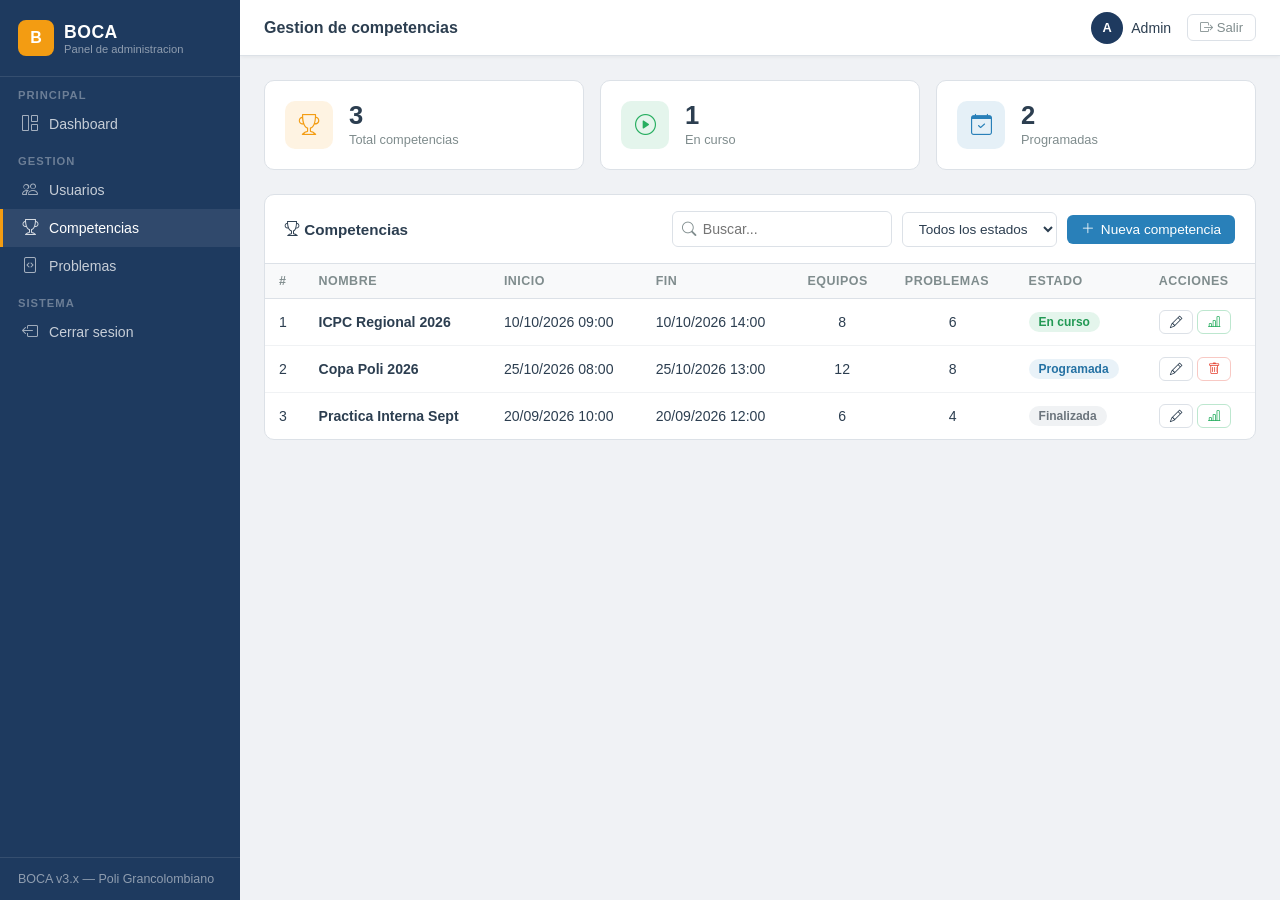
<file: boca-mejoras/admin/competencias.html>
<!DOCTYPE html>
<html lang="es">
<head>
    <meta charset="UTF-8">
    <meta name="viewport" content="width=device-width, initial-scale=1.0">
    <title>BOCA - Competencias</title>
    <link href="https://cdn.jsdelivr.net/npm/bootstrap-icons@1.11.3/font/bootstrap-icons.min.css" rel="stylesheet">
    <link rel="stylesheet" href="../css/boca-theme.css">
</head>
<body>

    <aside class="sidebar">
        <div class="sidebar-brand">
            <div class="logo-icon">B</div>
            <div><span>BOCA</span><small>Panel de administracion</small></div>
        </div>
        <div class="sidebar-section">Principal</div>
        <nav class="sidebar-nav">
            <a href="dashboard.html"><i class="bi bi-grid-1x2"></i> Dashboard</a>
        </nav>
        <div class="sidebar-section">Gestion</div>
        <nav class="sidebar-nav">
            <a href="usuarios.html"><i class="bi bi-people"></i> Usuarios</a>
            <a href="competencias.html" class="active"><i class="bi bi-trophy"></i> Competencias</a>
            <a href="problemas.html"><i class="bi bi-file-code"></i> Problemas</a>
        </nav>
        <div class="sidebar-section">Sistema</div>
        <nav class="sidebar-nav">
            <a href="../index.html"><i class="bi bi-box-arrow-left"></i> Cerrar sesion</a>
        </nav>
        <div class="sidebar-footer">BOCA v3.x &mdash; Poli Grancolombiano</div>
    </aside>

    <div class="main-content">
        <div class="topbar">
            <span class="topbar-title">Gestion de competencias</span>
            <div class="topbar-right">
                <div class="topbar-user"><div class="avatar">A</div><span>Admin</span></div>
                <a href="../index.html" class="btn-logout">
                    <i class="bi bi-box-arrow-right"></i> Salir
                </a>
            </div>
        </div>

        <div class="page-body">

            <div class="grid-3 mb-6">
                <div class="stat-card">
                    <div class="stat-icon naranja"><i class="bi bi-trophy"></i></div>
                    <div class="stat-info"><div class="numero">3</div><div class="etiqueta">Total competencias</div></div>
                </div>
                <div class="stat-card">
                    <div class="stat-icon verde"><i class="bi bi-play-circle"></i></div>
                    <div class="stat-info"><div class="numero">1</div><div class="etiqueta">En curso</div></div>
                </div>
                <div class="stat-card">
                    <div class="stat-icon azul"><i class="bi bi-calendar-check"></i></div>
                    <div class="stat-info"><div class="numero">2</div><div class="etiqueta">Programadas</div></div>
                </div>
            </div>

            <div class="panel">
                <div class="panel-header">
                    <h2><i class="bi bi-trophy"></i> Competencias</h2>
                    <div class="filtros">
                        <div class="search-box">
                            <i class="bi bi-search"></i>
                            <input type="text" id="buscar-comp" class="form-control" placeholder="Buscar...">
                        </div>
                        <select id="filtro-estado" class="select-filtro">
                            <option value="">Todos los estados</option>
                            <option value="en curso">En curso</option>
                            <option value="programada">Programada</option>
                            <option value="finalizada">Finalizada</option>
                        </select>
                        <button class="btn btn-primary" onclick="abrirModal('modal-competencia')">
                            <i class="bi bi-plus-lg"></i> Nueva competencia
                        </button>
                    </div>
                </div>

                <table class="tabla" id="tabla-competencias">
                    <thead>
                        <tr>
                            <th>#</th>
                            <th>Nombre</th>
                            <th>Inicio</th>
                            <th>Fin</th>
                            <th>Equipos</th>
                            <th>Problemas</th>
                            <th>Estado</th>
                            <th>Acciones</th>
                        </tr>
                    </thead>
                    <tbody>
                        <tr>
                            <td>1</td>
                            <td class="fw-600">ICPC Regional 2026</td>
                            <td>10/10/2026 09:00</td>
                            <td>10/10/2026 14:00</td>
                            <td style="text-align:center;">8</td>
                            <td style="text-align:center;">6</td>
                            <td><span class="badge badge-verde">En curso</span></td>
                            <td>
                                <button class="btn btn-outline btn-sm" onclick="editarComp(1)"><i class="bi bi-pencil"></i></button>
                                <button class="btn btn-outline btn-sm" style="color:var(--success);border-color:rgba(39,174,96,0.3);" title="Ver scoreboard">
                                    <i class="bi bi-bar-chart-line"></i>
                                </button>
                            </td>
                        </tr>
                        <tr>
                            <td>2</td>
                            <td class="fw-600">Copa Poli 2026</td>
                            <td>25/10/2026 08:00</td>
                            <td>25/10/2026 13:00</td>
                            <td style="text-align:center;">12</td>
                            <td style="text-align:center;">8</td>
                            <td><span class="badge badge-azul">Programada</span></td>
                            <td>
                                <button class="btn btn-outline btn-sm" onclick="editarComp(2)"><i class="bi bi-pencil"></i></button>
                                <button class="btn btn-danger btn-sm" onclick="eliminarComp(2, 'Copa Poli 2026')"><i class="bi bi-trash"></i></button>
                            </td>
                        </tr>
                        <tr>
                            <td>3</td>
                            <td class="fw-600">Practica Interna Sept</td>
                            <td>20/09/2026 10:00</td>
                            <td>20/09/2026 12:00</td>
                            <td style="text-align:center;">6</td>
                            <td style="text-align:center;">4</td>
                            <td><span class="badge badge-gris">Finalizada</span></td>
                            <td>
                                <button class="btn btn-outline btn-sm" onclick="editarComp(3)"><i class="bi bi-pencil"></i></button>
                                <button class="btn btn-outline btn-sm" style="color:var(--success);border-color:rgba(39,174,96,0.3);" title="Ver scoreboard">
                                    <i class="bi bi-bar-chart-line"></i>
                                </button>
                            </td>
                        </tr>
                    </tbody>
                </table>
            </div>
        </div>
    </div>

    <!-- MODAL COMPETENCIA -->
    <div class="modal-overlay" id="modal-competencia">
        <div class="modal-box" style="max-width:560px;">
            <div class="modal-header">
                <h3 id="modal-comp-titulo">Nueva competencia</h3>
                <button class="modal-close" onclick="cerrarModal('modal-competencia')">&times;</button>
            </div>
            <div class="modal-body">
                <form id="form-competencia" novalidate>
                    <div class="form-group">
                        <label for="c-nombre">Nombre de la competencia</label>
                        <input type="text" id="c-nombre" class="form-control"
                               placeholder="ej: ICPC Regional 2026" data-min="3">
                        <div class="form-error"></div>
                    </div>
                    <div class="form-row">
                        <div class="form-group">
                            <label for="c-inicio">Fecha y hora de inicio</label>
                            <input type="datetime-local" id="c-inicio" class="form-control" data-requerido>
                            <div class="form-error"></div>
                        </div>
                        <div class="form-group">
                            <label for="c-fin">Fecha y hora de fin</label>
                            <input type="datetime-local" id="c-fin" class="form-control" data-requerido>
                            <div class="form-error"></div>
                        </div>
                    </div>
                    <div class="form-row">
                        <div class="form-group">
                            <label for="c-penalizacion">Penalizacion (minutos)</label>
                            <input type="number" id="c-penalizacion" class="form-control"
                                   placeholder="20" min="0" value="20">
                        </div>
                        <div class="form-group">
                            <label for="c-max-equipos">Maximo de equipos</label>
                            <input type="number" id="c-max-equipos" class="form-control"
                                   placeholder="Sin limite" min="1">
                        </div>
                    </div>
                    <div class="form-group">
                        <label for="c-descripcion">Descripcion (opcional)</label>
                        <textarea id="c-descripcion" class="form-control" rows="3"
                                  placeholder="Descripcion de la competencia..."></textarea>
                    </div>
                </form>
            </div>
            <div class="modal-footer">
                <button class="btn btn-outline" onclick="cerrarModal('modal-competencia')">Cancelar</button>
                <button class="btn btn-primary" onclick="guardarCompetencia()">
                    <i class="bi bi-check2"></i> Guardar
                </button>
            </div>
        </div>
    </div>

    <!-- MODAL CONFIRMAR -->
    <div class="modal-overlay" id="modal-confirmar">
        <div class="modal-box" style="max-width:380px;">
            <div class="modal-header">
                <h3>Confirmar eliminacion</h3>
                <button class="modal-close" onclick="cerrarModal('modal-confirmar')">&times;</button>
            </div>
            <div class="modal-body" style="text-align:center; padding:28px;">
                <div style="font-size:2.5rem; color:var(--danger); margin-bottom:12px;">
                    <i class="bi bi-exclamation-triangle"></i>
                </div>
                <p style="font-size:0.9rem;">
                    Esta seguro de eliminar la competencia <strong id="confirmar-nombre"></strong>?
                </p>
            </div>
            <div class="modal-footer">
                <button class="btn btn-outline" onclick="cerrarModal('modal-confirmar')">Cancelar</button>
                <button class="btn btn-danger" id="btn-confirmar-eliminar" style="background:var(--danger);color:#fff;">
                    <i class="bi bi-trash"></i> Eliminar
                </button>
            </div>
        </div>
    </div>

    <div class="toast-container"></div>

    <script src="../js/boca-theme.js"></script>
    <script>
        filtrarTabla('buscar-comp', 'tabla-competencias');
        filtrarPorSelect('filtro-estado', 'tabla-competencias', 6);

        function guardarCompetencia() {
            if (!validarFormulario('form-competencia')) return;
            const inicio = document.getElementById('c-inicio').value;
            const fin    = document.getElementById('c-fin').value;
            if (inicio && fin && new Date(fin) <= new Date(inicio)) {
                const el = document.getElementById('c-fin');
                el.classList.add('is-invalid');
                el.nextElementSibling.style.display = 'block';
                el.nextElementSibling.textContent = 'La fecha de fin debe ser posterior al inicio.';
                return;
            }
            cerrarModal('modal-competencia');
            mostrarToast('Competencia guardada correctamente.');
        }

        function editarComp(id) {
            document.getElementById('modal-comp-titulo').textContent = 'Editar competencia';
            abrirModal('modal-competencia');
        }

        function eliminarComp(id, nombre) {
            confirmarEliminar(nombre, () => {
                mostrarToast(`Competencia "${nombre}" eliminada.`, 'error');
            });
        }
    </script>
</body>
</html>
</file>
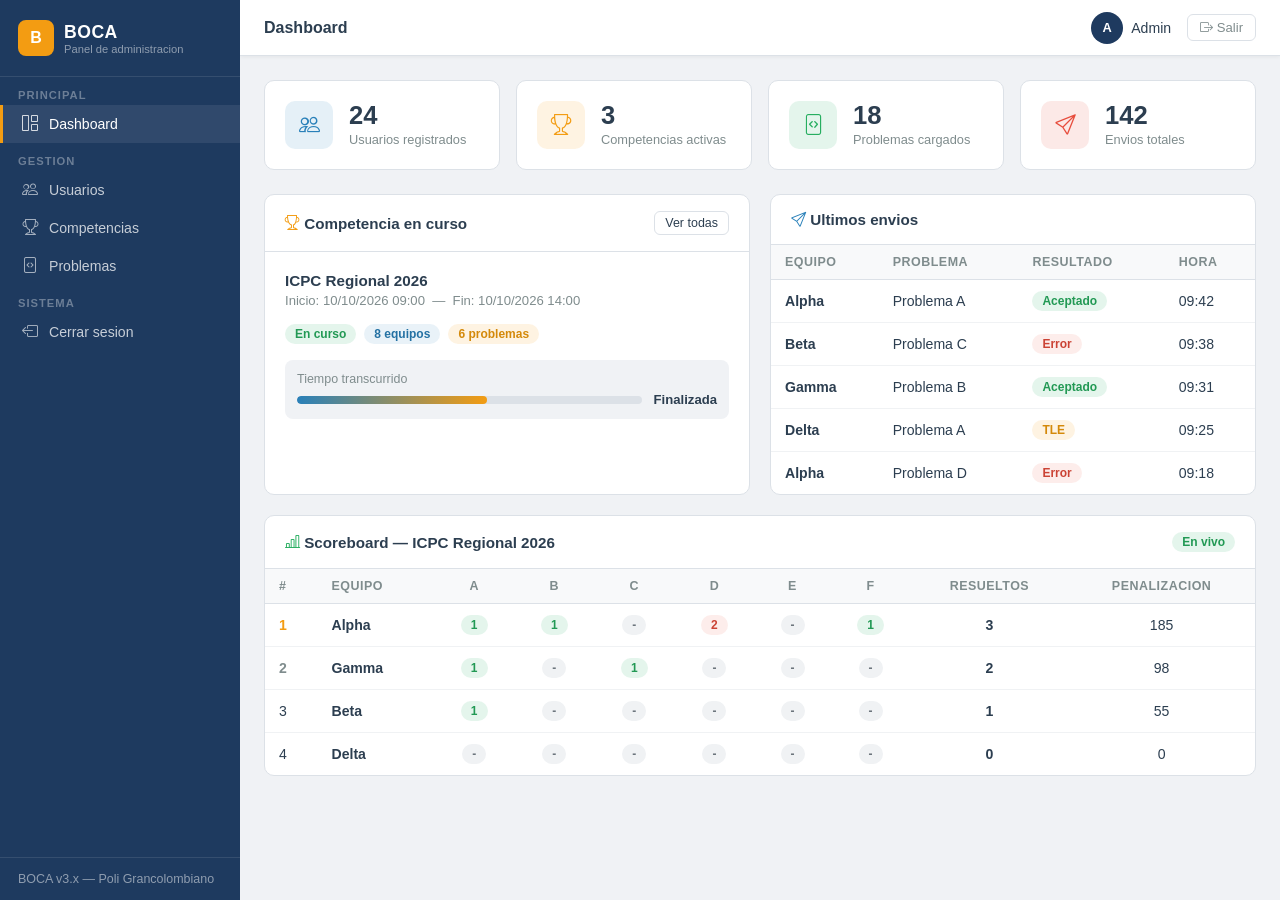
<file: boca-mejoras/admin/dashboard.html>
<!DOCTYPE html>
<html lang="es">
<head>
    <meta charset="UTF-8">
    <meta name="viewport" content="width=device-width, initial-scale=1.0">
    <title>BOCA - Dashboard</title>
    <link href="https://cdn.jsdelivr.net/npm/bootstrap-icons@1.11.3/font/bootstrap-icons.min.css" rel="stylesheet">
    <link rel="stylesheet" href="../css/boca-theme.css">
</head>
<body>

    <!-- SIDEBAR -->
    <aside class="sidebar">
        <div class="sidebar-brand">
            <div class="logo-icon">B</div>
            <div>
                <span>BOCA</span>
                <small>Panel de administracion</small>
            </div>
        </div>

        <div class="sidebar-section">Principal</div>
        <nav class="sidebar-nav">
            <a href="dashboard.html" class="active">
                <i class="bi bi-grid-1x2"></i> Dashboard
            </a>
        </nav>

        <div class="sidebar-section">Gestion</div>
        <nav class="sidebar-nav">
            <a href="usuarios.html">
                <i class="bi bi-people"></i> Usuarios
            </a>
            <a href="competencias.html">
                <i class="bi bi-trophy"></i> Competencias
            </a>
            <a href="problemas.html">
                <i class="bi bi-file-code"></i> Problemas
            </a>
        </nav>

        <div class="sidebar-section">Sistema</div>
        <nav class="sidebar-nav">
            <a href="../index.html">
                <i class="bi bi-box-arrow-left"></i> Cerrar sesion
            </a>
        </nav>

        <div class="sidebar-footer">
            BOCA v3.x &mdash; Poli Grancolombiano
        </div>
    </aside>

    <!-- CONTENIDO -->
    <div class="main-content">

        <!-- TOPBAR -->
        <div class="topbar">
            <span class="topbar-title">Dashboard</span>
            <div class="topbar-right">
                <div class="topbar-user">
                    <div class="avatar">A</div>
                    <span>Admin</span>
                </div>
                <a href="../index.html" class="btn-logout">
                    <i class="bi bi-box-arrow-right"></i> Salir
                </a>
            </div>
        </div>

        <div class="page-body">

            <!-- STATS -->
            <div class="grid-4 mb-6">
                <div class="stat-card">
                    <div class="stat-icon azul"><i class="bi bi-people"></i></div>
                    <div class="stat-info">
                        <div class="numero">24</div>
                        <div class="etiqueta">Usuarios registrados</div>
                    </div>
                </div>
                <div class="stat-card">
                    <div class="stat-icon naranja"><i class="bi bi-trophy"></i></div>
                    <div class="stat-info">
                        <div class="numero">3</div>
                        <div class="etiqueta">Competencias activas</div>
                    </div>
                </div>
                <div class="stat-card">
                    <div class="stat-icon verde"><i class="bi bi-file-code"></i></div>
                    <div class="stat-info">
                        <div class="numero">18</div>
                        <div class="etiqueta">Problemas cargados</div>
                    </div>
                </div>
                <div class="stat-card">
                    <div class="stat-icon rojo"><i class="bi bi-send"></i></div>
                    <div class="stat-info">
                        <div class="numero">142</div>
                        <div class="etiqueta">Envios totales</div>
                    </div>
                </div>
            </div>

            <div style="display:grid; grid-template-columns:1fr 1fr; gap:20px; margin-bottom:20px;">

                <!-- COMPETENCIA ACTIVA -->
                <div class="panel">
                    <div class="panel-header">
                        <h2><i class="bi bi-trophy" style="color:#f39c12;"></i> Competencia en curso</h2>
                        <a href="competencias.html" class="btn btn-outline btn-sm">Ver todas</a>
                    </div>
                    <div class="panel-body">
                        <div style="margin-bottom:16px;">
                            <div style="font-weight:600; font-size:0.95rem; margin-bottom:4px;">
                                ICPC Regional 2026
                            </div>
                            <div class="text-gris" style="font-size:0.82rem;">
                                Inicio: 10/10/2026 09:00 &nbsp;&mdash;&nbsp; Fin: 10/10/2026 14:00
                            </div>
                        </div>
                        <div style="display:flex; gap:8px; flex-wrap:wrap; margin-bottom:16px;">
                            <span class="badge badge-verde">En curso</span>
                            <span class="badge badge-azul">8 equipos</span>
                            <span class="badge badge-naranja">6 problemas</span>
                        </div>
                        <div style="background:#f0f2f5; border-radius:8px; padding:12px;">
                            <div style="font-size:0.78rem; color:var(--gris); margin-bottom:6px;">
                                Tiempo transcurrido
                            </div>
                            <div style="display:flex; justify-content:space-between; align-items:center;">
                                <div style="height:8px; background:#dce1e7; border-radius:4px; flex:1; margin-right:12px; overflow:hidden;">
                                    <div style="height:100%; width:55%; background:linear-gradient(90deg,#2980b9,#f39c12); border-radius:4px;"></div>
                                </div>
                                <span style="font-size:0.82rem; font-weight:600; color:var(--texto);" id="tiempo-restante">2h 45m</span>
                            </div>
                        </div>
                    </div>
                </div>

                <!-- ULTIMOS ENVIOS -->
                <div class="panel">
                    <div class="panel-header">
                        <h2><i class="bi bi-send" style="color:#2980b9;"></i> Ultimos envios</h2>
                    </div>
                    <table class="tabla">
                        <thead>
                            <tr>
                                <th>Equipo</th>
                                <th>Problema</th>
                                <th>Resultado</th>
                                <th>Hora</th>
                            </tr>
                        </thead>
                        <tbody>
                            <tr>
                                <td class="fw-600">Alpha</td>
                                <td>Problema A</td>
                                <td><span class="badge badge-verde">Aceptado</span></td>
                                <td class="text-gris">09:42</td>
                            </tr>
                            <tr>
                                <td class="fw-600">Beta</td>
                                <td>Problema C</td>
                                <td><span class="badge badge-rojo">Error</span></td>
                                <td class="text-gris">09:38</td>
                            </tr>
                            <tr>
                                <td class="fw-600">Gamma</td>
                                <td>Problema B</td>
                                <td><span class="badge badge-verde">Aceptado</span></td>
                                <td class="text-gris">09:31</td>
                            </tr>
                            <tr>
                                <td class="fw-600">Delta</td>
                                <td>Problema A</td>
                                <td><span class="badge badge-naranja">TLE</span></td>
                                <td class="text-gris">09:25</td>
                            </tr>
                            <tr>
                                <td class="fw-600">Alpha</td>
                                <td>Problema D</td>
                                <td><span class="badge badge-rojo">Error</span></td>
                                <td class="text-gris">09:18</td>
                            </tr>
                        </tbody>
                    </table>
                </div>
            </div>

            <!-- SCOREBOARD -->
            <div class="panel">
                <div class="panel-header">
                    <h2><i class="bi bi-bar-chart-line" style="color:#27ae60;"></i> Scoreboard &mdash; ICPC Regional 2026</h2>
                    <span class="badge badge-verde">En vivo</span>
                </div>
                <table class="tabla">
                    <thead>
                        <tr>
                            <th>#</th>
                            <th>Equipo</th>
                            <th style="text-align:center;">A</th>
                            <th style="text-align:center;">B</th>
                            <th style="text-align:center;">C</th>
                            <th style="text-align:center;">D</th>
                            <th style="text-align:center;">E</th>
                            <th style="text-align:center;">F</th>
                            <th style="text-align:center;">Resueltos</th>
                            <th style="text-align:center;">Penalizacion</th>
                        </tr>
                    </thead>
                    <tbody>
                        <tr>
                            <td><span class="fw-600" style="color:#f39c12;">1</span></td>
                            <td class="fw-600">Alpha</td>
                            <td style="text-align:center;"><span class="badge badge-verde">1</span></td>
                            <td style="text-align:center;"><span class="badge badge-verde">1</span></td>
                            <td style="text-align:center;"><span class="badge badge-gris">-</span></td>
                            <td style="text-align:center;"><span class="badge badge-rojo">2</span></td>
                            <td style="text-align:center;"><span class="badge badge-gris">-</span></td>
                            <td style="text-align:center;"><span class="badge badge-verde">1</span></td>
                            <td style="text-align:center;" class="fw-600">3</td>
                            <td style="text-align:center;" class="text-gris">185</td>
                        </tr>
                        <tr>
                            <td><span class="fw-600" style="color:#7f8c8d;">2</span></td>
                            <td class="fw-600">Gamma</td>
                            <td style="text-align:center;"><span class="badge badge-verde">1</span></td>
                            <td style="text-align:center;"><span class="badge badge-gris">-</span></td>
                            <td style="text-align:center;"><span class="badge badge-verde">1</span></td>
                            <td style="text-align:center;"><span class="badge badge-gris">-</span></td>
                            <td style="text-align:center;"><span class="badge badge-gris">-</span></td>
                            <td style="text-align:center;"><span class="badge badge-gris">-</span></td>
                            <td style="text-align:center;" class="fw-600">2</td>
                            <td style="text-align:center;" class="text-gris">98</td>
                        </tr>
                        <tr>
                            <td>3</td>
                            <td class="fw-600">Beta</td>
                            <td style="text-align:center;"><span class="badge badge-verde">1</span></td>
                            <td style="text-align:center;"><span class="badge badge-gris">-</span></td>
                            <td style="text-align:center;"><span class="badge badge-gris">-</span></td>
                            <td style="text-align:center;"><span class="badge badge-gris">-</span></td>
                            <td style="text-align:center;"><span class="badge badge-gris">-</span></td>
                            <td style="text-align:center;"><span class="badge badge-gris">-</span></td>
                            <td style="text-align:center;" class="fw-600">1</td>
                            <td style="text-align:center;" class="text-gris">55</td>
                        </tr>
                        <tr>
                            <td>4</td>
                            <td class="fw-600">Delta</td>
                            <td style="text-align:center;"><span class="badge badge-gris">-</span></td>
                            <td style="text-align:center;"><span class="badge badge-gris">-</span></td>
                            <td style="text-align:center;"><span class="badge badge-gris">-</span></td>
                            <td style="text-align:center;"><span class="badge badge-gris">-</span></td>
                            <td style="text-align:center;"><span class="badge badge-gris">-</span></td>
                            <td style="text-align:center;"><span class="badge badge-gris">-</span></td>
                            <td style="text-align:center;" class="fw-600">0</td>
                            <td style="text-align:center;" class="text-gris">0</td>
                        </tr>
                    </tbody>
                </table>
            </div>

        </div>
    </div>

    <script src="../js/boca-theme.js"></script>
    <script>
        // Contador de tiempo restante de la competencia
        function actualizarTiempo() {
            const fin = new Date();
            fin.setHours(14, 0, 0, 0);
            const ahora = new Date();
            const diff = fin - ahora;
            if (diff <= 0) {
                document.getElementById('tiempo-restante').textContent = 'Finalizada';
                return;
            }
            const h = Math.floor(diff / 3600000);
            const m = Math.floor((diff % 3600000) / 60000);
            document.getElementById('tiempo-restante').textContent = `${h}h ${m}m`;
        }
        actualizarTiempo();
        setInterval(actualizarTiempo, 60000);
    </script>
</body>
</html>
</file>
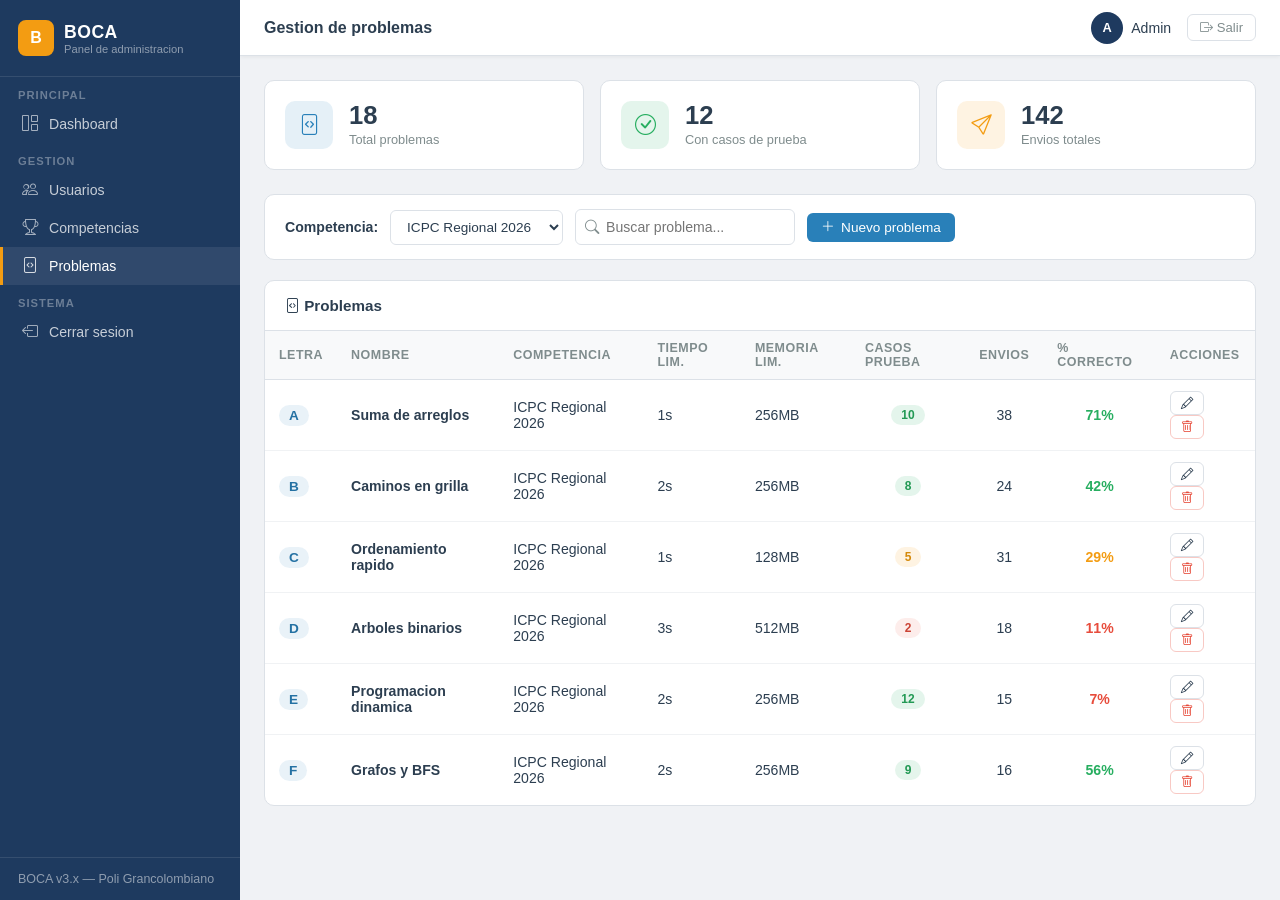
<file: boca-mejoras/admin/problemas.html>
<!DOCTYPE html>
<html lang="es">
<head>
    <meta charset="UTF-8">
    <meta name="viewport" content="width=device-width, initial-scale=1.0">
    <title>BOCA - Problemas</title>
    <link href="https://cdn.jsdelivr.net/npm/bootstrap-icons@1.11.3/font/bootstrap-icons.min.css" rel="stylesheet">
    <link rel="stylesheet" href="../css/boca-theme.css">
</head>
<body>

    <aside class="sidebar">
        <div class="sidebar-brand">
            <div class="logo-icon">B</div>
            <div><span>BOCA</span><small>Panel de administracion</small></div>
        </div>
        <div class="sidebar-section">Principal</div>
        <nav class="sidebar-nav">
            <a href="dashboard.html"><i class="bi bi-grid-1x2"></i> Dashboard</a>
        </nav>
        <div class="sidebar-section">Gestion</div>
        <nav class="sidebar-nav">
            <a href="usuarios.html"><i class="bi bi-people"></i> Usuarios</a>
            <a href="competencias.html"><i class="bi bi-trophy"></i> Competencias</a>
            <a href="problemas.html" class="active"><i class="bi bi-file-code"></i> Problemas</a>
        </nav>
        <div class="sidebar-section">Sistema</div>
        <nav class="sidebar-nav">
            <a href="../index.html"><i class="bi bi-box-arrow-left"></i> Cerrar sesion</a>
        </nav>
        <div class="sidebar-footer">BOCA v3.x &mdash; Poli Grancolombiano</div>
    </aside>

    <div class="main-content">
        <div class="topbar">
            <span class="topbar-title">Gestion de problemas</span>
            <div class="topbar-right">
                <div class="topbar-user"><div class="avatar">A</div><span>Admin</span></div>
                <a href="../index.html" class="btn-logout">
                    <i class="bi bi-box-arrow-right"></i> Salir
                </a>
            </div>
        </div>

        <div class="page-body">

            <div class="grid-3 mb-6">
                <div class="stat-card">
                    <div class="stat-icon azul"><i class="bi bi-file-code"></i></div>
                    <div class="stat-info"><div class="numero">18</div><div class="etiqueta">Total problemas</div></div>
                </div>
                <div class="stat-card">
                    <div class="stat-icon verde"><i class="bi bi-check-circle"></i></div>
                    <div class="stat-info"><div class="numero">12</div><div class="etiqueta">Con casos de prueba</div></div>
                </div>
                <div class="stat-card">
                    <div class="stat-icon naranja"><i class="bi bi-send"></i></div>
                    <div class="stat-info"><div class="numero">142</div><div class="etiqueta">Envios totales</div></div>
                </div>
            </div>

            <!-- FILTRO POR COMPETENCIA -->
            <div class="panel" style="margin-bottom:20px;">
                <div class="panel-body" style="padding:14px 20px;">
                    <div style="display:flex; align-items:center; gap:12px; flex-wrap:wrap;">
                        <label style="font-weight:600; font-size:0.88rem;">Competencia:</label>
                        <select id="filtro-competencia" class="select-filtro" onchange="filtrarPorCompetencia()">
                            <option value="">Todas</option>
                            <option value="ICPC Regional 2026" selected>ICPC Regional 2026</option>
                            <option value="Copa Poli 2026">Copa Poli 2026</option>
                            <option value="Practica Interna Sept">Practica Interna Sept</option>
                        </select>
                        <div class="search-box">
                            <i class="bi bi-search"></i>
                            <input type="text" id="buscar-problema" class="form-control" placeholder="Buscar problema...">
                        </div>
                        <button class="btn btn-primary" onclick="abrirModal('modal-problema')">
                            <i class="bi bi-plus-lg"></i> Nuevo problema
                        </button>
                    </div>
                </div>
            </div>

            <div class="panel">
                <div class="panel-header">
                    <h2><i class="bi bi-file-code"></i> Problemas</h2>
                </div>
                <table class="tabla" id="tabla-problemas">
                    <thead>
                        <tr>
                            <th>Letra</th>
                            <th>Nombre</th>
                            <th>Competencia</th>
                            <th>Tiempo lim.</th>
                            <th>Memoria lim.</th>
                            <th>Casos prueba</th>
                            <th>Envios</th>
                            <th>% Correcto</th>
                            <th>Acciones</th>
                        </tr>
                    </thead>
                    <tbody>
                        <tr>
                            <td><span class="badge badge-azul" style="font-size:0.85rem; font-weight:700;">A</span></td>
                            <td class="fw-600">Suma de arreglos</td>
                            <td>ICPC Regional 2026</td>
                            <td>1s</td>
                            <td>256MB</td>
                            <td style="text-align:center;"><span class="badge badge-verde">10</span></td>
                            <td style="text-align:center;">38</td>
                            <td style="text-align:center;"><span class="text-success fw-600">71%</span></td>
                            <td>
                                <button class="btn btn-outline btn-sm" onclick="editarProblema(1)"><i class="bi bi-pencil"></i></button>
                                <button class="btn btn-danger btn-sm" onclick="eliminarProblema(1, 'Suma de arreglos')"><i class="bi bi-trash"></i></button>
                            </td>
                        </tr>
                        <tr>
                            <td><span class="badge badge-azul" style="font-size:0.85rem; font-weight:700;">B</span></td>
                            <td class="fw-600">Caminos en grilla</td>
                            <td>ICPC Regional 2026</td>
                            <td>2s</td>
                            <td>256MB</td>
                            <td style="text-align:center;"><span class="badge badge-verde">8</span></td>
                            <td style="text-align:center;">24</td>
                            <td style="text-align:center;"><span class="text-success fw-600">42%</span></td>
                            <td>
                                <button class="btn btn-outline btn-sm" onclick="editarProblema(2)"><i class="bi bi-pencil"></i></button>
                                <button class="btn btn-danger btn-sm" onclick="eliminarProblema(2, 'Caminos en grilla')"><i class="bi bi-trash"></i></button>
                            </td>
                        </tr>
                        <tr>
                            <td><span class="badge badge-azul" style="font-size:0.85rem; font-weight:700;">C</span></td>
                            <td class="fw-600">Ordenamiento rapido</td>
                            <td>ICPC Regional 2026</td>
                            <td>1s</td>
                            <td>128MB</td>
                            <td style="text-align:center;"><span class="badge badge-naranja">5</span></td>
                            <td style="text-align:center;">31</td>
                            <td style="text-align:center;"><span style="color:var(--warning);" class="fw-600">29%</span></td>
                            <td>
                                <button class="btn btn-outline btn-sm" onclick="editarProblema(3)"><i class="bi bi-pencil"></i></button>
                                <button class="btn btn-danger btn-sm" onclick="eliminarProblema(3, 'Ordenamiento rapido')"><i class="bi bi-trash"></i></button>
                            </td>
                        </tr>
                        <tr>
                            <td><span class="badge badge-azul" style="font-size:0.85rem; font-weight:700;">D</span></td>
                            <td class="fw-600">Arboles binarios</td>
                            <td>ICPC Regional 2026</td>
                            <td>3s</td>
                            <td>512MB</td>
                            <td style="text-align:center;"><span class="badge badge-rojo">2</span></td>
                            <td style="text-align:center;">18</td>
                            <td style="text-align:center;"><span style="color:var(--danger);" class="fw-600">11%</span></td>
                            <td>
                                <button class="btn btn-outline btn-sm" onclick="editarProblema(4)"><i class="bi bi-pencil"></i></button>
                                <button class="btn btn-danger btn-sm" onclick="eliminarProblema(4, 'Arboles binarios')"><i class="bi bi-trash"></i></button>
                            </td>
                        </tr>
                        <tr>
                            <td><span class="badge badge-azul" style="font-size:0.85rem; font-weight:700;">E</span></td>
                            <td class="fw-600">Programacion dinamica</td>
                            <td>ICPC Regional 2026</td>
                            <td>2s</td>
                            <td>256MB</td>
                            <td style="text-align:center;"><span class="badge badge-verde">12</span></td>
                            <td style="text-align:center;">15</td>
                            <td style="text-align:center;"><span style="color:var(--danger);" class="fw-600">7%</span></td>
                            <td>
                                <button class="btn btn-outline btn-sm" onclick="editarProblema(5)"><i class="bi bi-pencil"></i></button>
                                <button class="btn btn-danger btn-sm" onclick="eliminarProblema(5, 'Programacion dinamica')"><i class="bi bi-trash"></i></button>
                            </td>
                        </tr>
                        <tr>
                            <td><span class="badge badge-azul" style="font-size:0.85rem; font-weight:700;">F</span></td>
                            <td class="fw-600">Grafos y BFS</td>
                            <td>ICPC Regional 2026</td>
                            <td>2s</td>
                            <td>256MB</td>
                            <td style="text-align:center;"><span class="badge badge-verde">9</span></td>
                            <td style="text-align:center;">16</td>
                            <td style="text-align:center;"><span class="text-success fw-600">56%</span></td>
                            <td>
                                <button class="btn btn-outline btn-sm" onclick="editarProblema(6)"><i class="bi bi-pencil"></i></button>
                                <button class="btn btn-danger btn-sm" onclick="eliminarProblema(6, 'Grafos y BFS')"><i class="bi bi-trash"></i></button>
                            </td>
                        </tr>
                    </tbody>
                </table>
            </div>
        </div>
    </div>

    <!-- MODAL PROBLEMA -->
    <div class="modal-overlay" id="modal-problema">
        <div class="modal-box" style="max-width:560px;">
            <div class="modal-header">
                <h3 id="modal-prob-titulo">Nuevo problema</h3>
                <button class="modal-close" onclick="cerrarModal('modal-problema')">&times;</button>
            </div>
            <div class="modal-body">
                <form id="form-problema" novalidate>
                    <div class="form-row">
                        <div class="form-group">
                            <label for="p-nombre">Nombre del problema</label>
                            <input type="text" id="p-nombre" class="form-control"
                                   placeholder="ej: Suma de arreglos" data-requerido>
                            <div class="form-error"></div>
                        </div>
                        <div class="form-group">
                            <label for="p-letra">Letra identificadora</label>
                            <input type="text" id="p-letra" class="form-control"
                                   placeholder="A" maxlength="1" data-requerido>
                            <div class="form-error"></div>
                        </div>
                    </div>
                    <div class="form-group">
                        <label for="p-competencia">Competencia</label>
                        <select id="p-competencia" class="form-control" data-requerido>
                            <option value="">Seleccionar competencia</option>
                            <option value="1">ICPC Regional 2026</option>
                            <option value="2">Copa Poli 2026</option>
                        </select>
                        <div class="form-error"></div>
                    </div>
                    <div class="form-row">
                        <div class="form-group">
                            <label for="p-tiempo">Tiempo limite (segundos)</label>
                            <input type="number" id="p-tiempo" class="form-control"
                                   placeholder="1" min="1" max="30" value="1">
                        </div>
                        <div class="form-group">
                            <label for="p-memoria">Memoria limite (MB)</label>
                            <input type="number" id="p-memoria" class="form-control"
                                   placeholder="256" min="32" value="256">
                        </div>
                    </div>
                    <div class="form-group">
                        <label for="p-archivo">Archivo del problema (PDF)</label>
                        <input type="file" id="p-archivo" class="form-control" accept=".pdf">
                        <div class="form-hint">Subir el enunciado en formato PDF</div>
                    </div>
                    <div class="form-group">
                        <label for="p-casos">Casos de prueba (ZIP)</label>
                        <input type="file" id="p-casos" class="form-control" accept=".zip">
                        <div class="form-hint">Formato: input/*.in y output/*.out</div>
                    </div>
                </form>
            </div>
            <div class="modal-footer">
                <button class="btn btn-outline" onclick="cerrarModal('modal-problema')">Cancelar</button>
                <button class="btn btn-primary" onclick="guardarProblema()">
                    <i class="bi bi-check2"></i> Guardar problema
                </button>
            </div>
        </div>
    </div>

    <!-- MODAL CONFIRMAR -->
    <div class="modal-overlay" id="modal-confirmar">
        <div class="modal-box" style="max-width:380px;">
            <div class="modal-header">
                <h3>Confirmar eliminacion</h3>
                <button class="modal-close" onclick="cerrarModal('modal-confirmar')">&times;</button>
            </div>
            <div class="modal-body" style="text-align:center; padding:28px;">
                <div style="font-size:2.5rem; color:var(--danger); margin-bottom:12px;">
                    <i class="bi bi-exclamation-triangle"></i>
                </div>
                <p style="font-size:0.9rem;">
                    Esta seguro de eliminar el problema <strong id="confirmar-nombre"></strong>?
                </p>
            </div>
            <div class="modal-footer">
                <button class="btn btn-outline" onclick="cerrarModal('modal-confirmar')">Cancelar</button>
                <button class="btn btn-danger" id="btn-confirmar-eliminar" style="background:var(--danger);color:#fff;">
                    <i class="bi bi-trash"></i> Eliminar
                </button>
            </div>
        </div>
    </div>

    <div class="toast-container"></div>

    <script src="../js/boca-theme.js"></script>
    <script>
        filtrarTabla('buscar-problema', 'tabla-problemas');

        function filtrarPorCompetencia() {
            const valor = document.getElementById('filtro-competencia').value.toLowerCase();
            document.querySelectorAll('#tabla-problemas tbody tr').forEach(fila => {
                const celda = fila.querySelectorAll('td')[2];
                fila.style.display = (!valor || celda.textContent.toLowerCase().includes(valor)) ? '' : 'none';
            });
        }

        function guardarProblema() {
            if (!validarFormulario('form-problema')) return;
            cerrarModal('modal-problema');
            mostrarToast('Problema guardado correctamente.');
        }

        function editarProblema(id) {
            document.getElementById('modal-prob-titulo').textContent = 'Editar problema';
            abrirModal('modal-problema');
        }

        function eliminarProblema(id, nombre) {
            confirmarEliminar(nombre, () => {
                mostrarToast(`Problema "${nombre}" eliminado.`, 'error');
            });
        }
    </script>
</body>
</html>
</file>
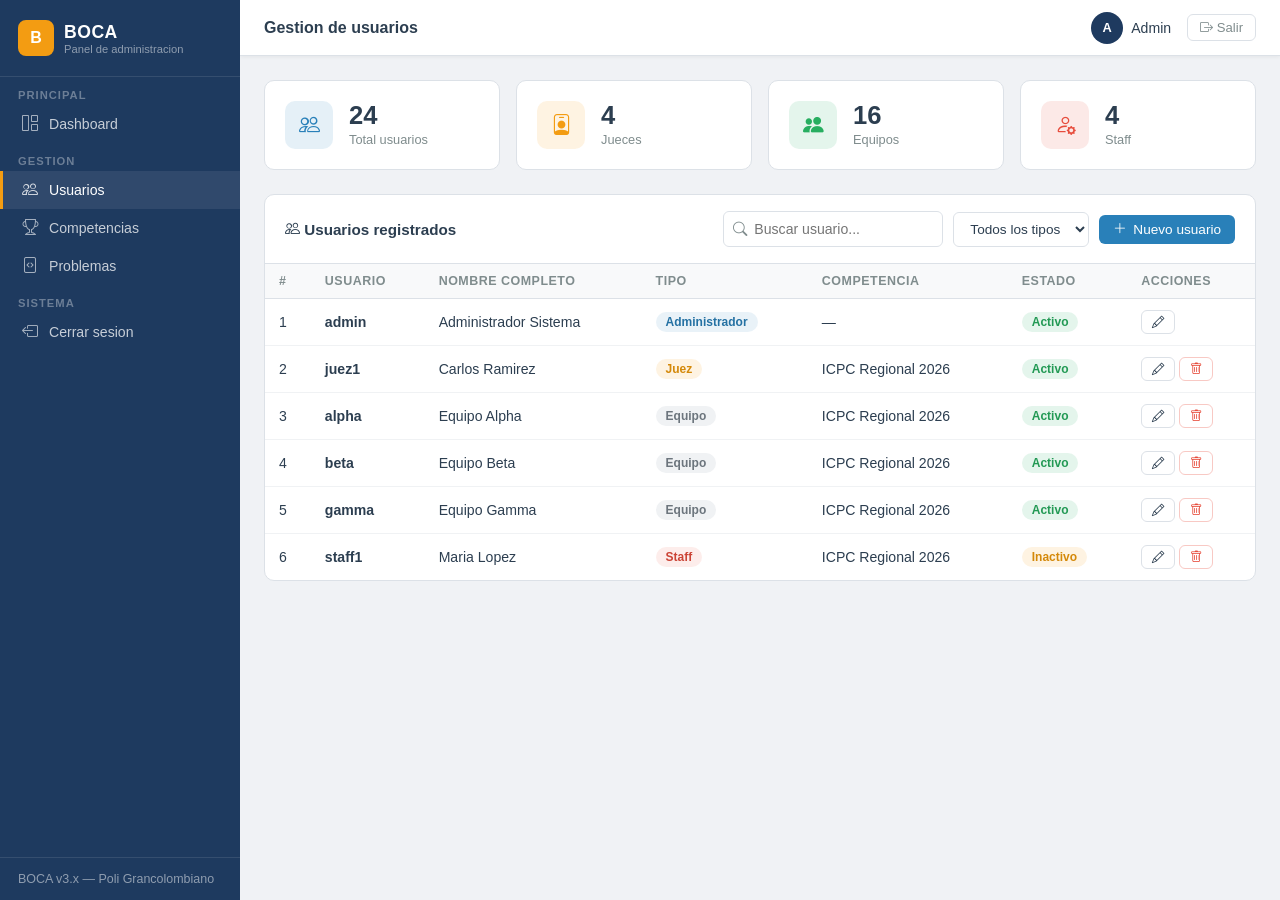
<file: boca-mejoras/admin/usuarios.html>
<!DOCTYPE html>
<html lang="es">
<head>
    <meta charset="UTF-8">
    <meta name="viewport" content="width=device-width, initial-scale=1.0">
    <title>BOCA - Usuarios</title>
    <link href="https://cdn.jsdelivr.net/npm/bootstrap-icons@1.11.3/font/bootstrap-icons.min.css" rel="stylesheet">
    <link rel="stylesheet" href="../css/boca-theme.css">
</head>
<body>

    <aside class="sidebar">
        <div class="sidebar-brand">
            <div class="logo-icon">B</div>
            <div>
                <span>BOCA</span>
                <small>Panel de administracion</small>
            </div>
        </div>
        <div class="sidebar-section">Principal</div>
        <nav class="sidebar-nav">
            <a href="dashboard.html"><i class="bi bi-grid-1x2"></i> Dashboard</a>
        </nav>
        <div class="sidebar-section">Gestion</div>
        <nav class="sidebar-nav">
            <a href="usuarios.html" class="active"><i class="bi bi-people"></i> Usuarios</a>
            <a href="competencias.html"><i class="bi bi-trophy"></i> Competencias</a>
            <a href="problemas.html"><i class="bi bi-file-code"></i> Problemas</a>
        </nav>
        <div class="sidebar-section">Sistema</div>
        <nav class="sidebar-nav">
            <a href="../index.html"><i class="bi bi-box-arrow-left"></i> Cerrar sesion</a>
        </nav>
        <div class="sidebar-footer">BOCA v3.x &mdash; Poli Grancolombiano</div>
    </aside>

    <div class="main-content">
        <div class="topbar">
            <span class="topbar-title">Gestion de usuarios</span>
            <div class="topbar-right">
                <div class="topbar-user">
                    <div class="avatar">A</div>
                    <span>Admin</span>
                </div>
                <a href="../index.html" class="btn-logout">
                    <i class="bi bi-box-arrow-right"></i> Salir
                </a>
            </div>
        </div>

        <div class="page-body">

            <!-- STATS -->
            <div class="grid-4 mb-6">
                <div class="stat-card">
                    <div class="stat-icon azul"><i class="bi bi-people"></i></div>
                    <div class="stat-info"><div class="numero">24</div><div class="etiqueta">Total usuarios</div></div>
                </div>
                <div class="stat-card">
                    <div class="stat-icon naranja"><i class="bi bi-person-badge"></i></div>
                    <div class="stat-info"><div class="numero">4</div><div class="etiqueta">Jueces</div></div>
                </div>
                <div class="stat-card">
                    <div class="stat-icon verde"><i class="bi bi-people-fill"></i></div>
                    <div class="stat-info"><div class="numero">16</div><div class="etiqueta">Equipos</div></div>
                </div>
                <div class="stat-card">
                    <div class="stat-icon rojo"><i class="bi bi-person-gear"></i></div>
                    <div class="stat-info"><div class="numero">4</div><div class="etiqueta">Staff</div></div>
                </div>
            </div>

            <!-- TABLA USUARIOS -->
            <div class="panel">
                <div class="panel-header">
                    <h2><i class="bi bi-people"></i> Usuarios registrados</h2>
                    <div class="filtros">
                        <div class="search-box">
                            <i class="bi bi-search"></i>
                            <input type="text" id="buscar-usuario" class="form-control"
                                   placeholder="Buscar usuario...">
                        </div>
                        <select id="filtro-tipo" class="select-filtro">
                            <option value="">Todos los tipos</option>
                            <option value="administrador">Administrador</option>
                            <option value="juez">Juez</option>
                            <option value="equipo">Equipo</option>
                            <option value="staff">Staff</option>
                        </select>
                        <button class="btn btn-primary" onclick="abrirModal('modal-usuario')">
                            <i class="bi bi-plus-lg"></i> Nuevo usuario
                        </button>
                    </div>
                </div>
                <table class="tabla" id="tabla-usuarios">
                    <thead>
                        <tr>
                            <th>#</th>
                            <th>Usuario</th>
                            <th>Nombre completo</th>
                            <th>Tipo</th>
                            <th>Competencia</th>
                            <th>Estado</th>
                            <th>Acciones</th>
                        </tr>
                    </thead>
                    <tbody id="tbody-usuarios">
                        <tr>
                            <td>1</td>
                            <td class="fw-600">admin</td>
                            <td>Administrador Sistema</td>
                            <td><span class="badge badge-azul">Administrador</span></td>
                            <td class="text-gris">—</td>
                            <td><span class="badge badge-verde">Activo</span></td>
                            <td>
                                <button class="btn btn-outline btn-sm" onclick="editarUsuario(1)">
                                    <i class="bi bi-pencil"></i>
                                </button>
                            </td>
                        </tr>
                        <tr>
                            <td>2</td>
                            <td class="fw-600">juez1</td>
                            <td>Carlos Ramirez</td>
                            <td><span class="badge badge-naranja">Juez</span></td>
                            <td>ICPC Regional 2026</td>
                            <td><span class="badge badge-verde">Activo</span></td>
                            <td>
                                <button class="btn btn-outline btn-sm" onclick="editarUsuario(2)">
                                    <i class="bi bi-pencil"></i>
                                </button>
                                <button class="btn btn-danger btn-sm" onclick="eliminarUsuario(2, 'juez1')">
                                    <i class="bi bi-trash"></i>
                                </button>
                            </td>
                        </tr>
                        <tr>
                            <td>3</td>
                            <td class="fw-600">alpha</td>
                            <td>Equipo Alpha</td>
                            <td><span class="badge badge-gris">Equipo</span></td>
                            <td>ICPC Regional 2026</td>
                            <td><span class="badge badge-verde">Activo</span></td>
                            <td>
                                <button class="btn btn-outline btn-sm" onclick="editarUsuario(3)">
                                    <i class="bi bi-pencil"></i>
                                </button>
                                <button class="btn btn-danger btn-sm" onclick="eliminarUsuario(3, 'alpha')">
                                    <i class="bi bi-trash"></i>
                                </button>
                            </td>
                        </tr>
                        <tr>
                            <td>4</td>
                            <td class="fw-600">beta</td>
                            <td>Equipo Beta</td>
                            <td><span class="badge badge-gris">Equipo</span></td>
                            <td>ICPC Regional 2026</td>
                            <td><span class="badge badge-verde">Activo</span></td>
                            <td>
                                <button class="btn btn-outline btn-sm" onclick="editarUsuario(4)">
                                    <i class="bi bi-pencil"></i>
                                </button>
                                <button class="btn btn-danger btn-sm" onclick="eliminarUsuario(4, 'beta')">
                                    <i class="bi bi-trash"></i>
                                </button>
                            </td>
                        </tr>
                        <tr>
                            <td>5</td>
                            <td class="fw-600">gamma</td>
                            <td>Equipo Gamma</td>
                            <td><span class="badge badge-gris">Equipo</span></td>
                            <td>ICPC Regional 2026</td>
                            <td><span class="badge badge-verde">Activo</span></td>
                            <td>
                                <button class="btn btn-outline btn-sm" onclick="editarUsuario(5)">
                                    <i class="bi bi-pencil"></i>
                                </button>
                                <button class="btn btn-danger btn-sm" onclick="eliminarUsuario(5, 'gamma')">
                                    <i class="bi bi-trash"></i>
                                </button>
                            </td>
                        </tr>
                        <tr>
                            <td>6</td>
                            <td class="fw-600">staff1</td>
                            <td>Maria Lopez</td>
                            <td><span class="badge badge-rojo">Staff</span></td>
                            <td>ICPC Regional 2026</td>
                            <td><span class="badge badge-naranja">Inactivo</span></td>
                            <td>
                                <button class="btn btn-outline btn-sm" onclick="editarUsuario(6)">
                                    <i class="bi bi-pencil"></i>
                                </button>
                                <button class="btn btn-danger btn-sm" onclick="eliminarUsuario(6, 'staff1')">
                                    <i class="bi bi-trash"></i>
                                </button>
                            </td>
                        </tr>
                    </tbody>
                </table>
            </div>
        </div>
    </div>

    <!-- MODAL NUEVO USUARIO -->
    <div class="modal-overlay" id="modal-usuario">
        <div class="modal-box">
            <div class="modal-header">
                <h3 id="modal-usuario-titulo">Nuevo usuario</h3>
                <button class="modal-close" onclick="cerrarModal('modal-usuario')">&times;</button>
            </div>
            <div class="modal-body">
                <form id="form-usuario" novalidate>
                    <div class="form-row">
                        <div class="form-group">
                            <label for="u-usuario">Nombre de usuario</label>
                            <input type="text" id="u-usuario" class="form-control"
                                   placeholder="ej: equipo01" data-min="3">
                            <div class="form-error"></div>
                        </div>
                        <div class="form-group">
                            <label for="u-nombre">Nombre completo</label>
                            <input type="text" id="u-nombre" class="form-control"
                                   placeholder="Nombre del equipo o persona" data-requerido>
                            <div class="form-error"></div>
                        </div>
                    </div>
                    <div class="form-row">
                        <div class="form-group">
                            <label for="u-tipo">Tipo de usuario</label>
                            <select id="u-tipo" class="form-control">
                                <option value="">Seleccionar tipo</option>
                                <option value="juez">Juez</option>
                                <option value="equipo">Equipo</option>
                                <option value="staff">Staff</option>
                            </select>
                            <div class="form-error"></div>
                        </div>
                        <div class="form-group">
                            <label for="u-competencia">Competencia</label>
                            <select id="u-competencia" class="form-control">
                                <option value="">Sin asignar</option>
                                <option value="1">ICPC Regional 2026</option>
                                <option value="2">Copa Poli 2026</option>
                            </select>
                        </div>
                    </div>
                    <div class="form-row">
                        <div class="form-group">
                            <label for="u-pass">Contrasena</label>
                            <input type="password" id="u-pass" class="form-control"
                                   placeholder="Minimo 6 caracteres" data-min="6">
                            <div class="form-error"></div>
                        </div>
                        <div class="form-group">
                            <label for="u-pass2">Confirmar contrasena</label>
                            <input type="password" id="u-pass2" class="form-control"
                                   placeholder="Repite la contrasena" data-requerido>
                            <div class="form-error"></div>
                        </div>
                    </div>
                </form>
            </div>
            <div class="modal-footer">
                <button class="btn btn-outline" onclick="cerrarModal('modal-usuario')">Cancelar</button>
                <button class="btn btn-primary" onclick="guardarUsuario()">
                    <i class="bi bi-check2"></i> Guardar usuario
                </button>
            </div>
        </div>
    </div>

    <!-- MODAL CONFIRMAR ELIMINAR -->
    <div class="modal-overlay" id="modal-confirmar">
        <div class="modal-box" style="max-width:380px;">
            <div class="modal-header">
                <h3>Confirmar eliminacion</h3>
                <button class="modal-close" onclick="cerrarModal('modal-confirmar')">&times;</button>
            </div>
            <div class="modal-body" style="text-align:center; padding:28px;">
                <div style="font-size:2.5rem; color:var(--danger); margin-bottom:12px;">
                    <i class="bi bi-exclamation-triangle"></i>
                </div>
                <p style="font-size:0.9rem; color:var(--texto);">
                    Esta seguro de eliminar al usuario <strong id="confirmar-nombre"></strong>?
                    Esta accion no se puede deshacer.
                </p>
            </div>
            <div class="modal-footer">
                <button class="btn btn-outline" onclick="cerrarModal('modal-confirmar')">Cancelar</button>
                <button class="btn btn-danger" id="btn-confirmar-eliminar" style="background:var(--danger);color:#fff;">
                    <i class="bi bi-trash"></i> Eliminar
                </button>
            </div>
        </div>
    </div>

    <div class="toast-container"></div>

    <script src="../js/boca-theme.js"></script>
    <script>
        filtrarTabla('buscar-usuario', 'tabla-usuarios');
        filtrarPorSelect('filtro-tipo', 'tabla-usuarios', 3);

        function guardarUsuario() {
            if (!validarFormulario('form-usuario')) return;
            const pass  = document.getElementById('u-pass').value;
            const pass2 = document.getElementById('u-pass2').value;
            if (pass !== pass2) {
                const el = document.getElementById('u-pass2');
                el.classList.add('is-invalid');
                el.nextElementSibling.style.display = 'block';
                el.nextElementSibling.textContent = 'Las contrasenas no coinciden.';
                return;
            }
            cerrarModal('modal-usuario');
            mostrarToast('Usuario creado correctamente.');
        }

        function editarUsuario(id) {
            document.getElementById('modal-usuario-titulo').textContent = 'Editar usuario';
            abrirModal('modal-usuario');
        }

        function eliminarUsuario(id, nombre) {
            confirmarEliminar(nombre, () => {
                mostrarToast(`Usuario "${nombre}" eliminado.`, 'error');
            });
        }
    </script>
</body>
</html>
</file>
<file: boca-mejoras/css/boca-theme.css>
:root {
    --nav-bg:     #1e3a5f;
    --nav-dark:   #152d4a;
    --azul:       #2980b9;
    --azul-hover: #2471a3;
    --naranja:    #f39c12;
    --bg:         #f0f2f5;
    --blanco:     #ffffff;
    --texto:      #2c3e50;
    --gris:       #7f8c8d;
    --borde:      #dce1e7;
    --success:    #27ae60;
    --danger:     #e74c3c;
    --warning:    #f39c12;
    --sidebar-w:  240px;
}

* { box-sizing: border-box; margin: 0; padding: 0; }

body {
    font-family: 'Segoe UI', Arial, sans-serif;
    background-color: var(--bg);
    color: var(--texto);
    font-size: 14px;
}

/* ===== SIDEBAR ===== */
.sidebar {
    position: fixed;
    top: 0; left: 0;
    width: var(--sidebar-w);
    height: 100vh;
    background-color: var(--nav-bg);
    display: flex;
    flex-direction: column;
    z-index: 100;
    overflow-y: auto;
}

.sidebar-brand {
    padding: 20px 18px;
    border-bottom: 1px solid rgba(255,255,255,0.1);
    display: flex;
    align-items: center;
    gap: 10px;
}

.sidebar-brand .logo-icon {
    width: 36px;
    height: 36px;
    background-color: var(--naranja);
    border-radius: 8px;
    display: flex;
    align-items: center;
    justify-content: center;
    font-weight: 800;
    color: #fff;
    font-size: 16px;
    flex-shrink: 0;
}

.sidebar-brand span {
    color: #fff;
    font-weight: 700;
    font-size: 1.1rem;
    letter-spacing: 0.5px;
}

.sidebar-brand small {
    color: rgba(255,255,255,0.5);
    font-size: 0.7rem;
    display: block;
    font-weight: 400;
}

.sidebar-section {
    padding: 12px 18px 4px;
    color: rgba(255,255,255,0.35);
    font-size: 0.7rem;
    text-transform: uppercase;
    letter-spacing: 1px;
    font-weight: 600;
}

.sidebar-nav a {
    display: flex;
    align-items: center;
    gap: 10px;
    padding: 10px 18px;
    color: rgba(255,255,255,0.75);
    text-decoration: none;
    font-size: 0.88rem;
    transition: all 0.2s;
    border-left: 3px solid transparent;
}

.sidebar-nav a:hover,
.sidebar-nav a.active {
    background-color: rgba(255,255,255,0.08);
    color: #fff;
    border-left-color: var(--naranja);
}

.sidebar-nav a i {
    font-size: 1rem;
    width: 18px;
    text-align: center;
    opacity: 0.8;
}

.sidebar-footer {
    margin-top: auto;
    padding: 14px 18px;
    border-top: 1px solid rgba(255,255,255,0.1);
    color: rgba(255,255,255,0.5);
    font-size: 0.78rem;
}

/* ===== TOPBAR ===== */
.topbar {
    position: fixed;
    top: 0;
    left: var(--sidebar-w);
    right: 0;
    height: 56px;
    background-color: var(--blanco);
    border-bottom: 1px solid var(--borde);
    display: flex;
    align-items: center;
    justify-content: space-between;
    padding: 0 24px;
    z-index: 99;
    box-shadow: 0 1px 4px rgba(0,0,0,0.06);
}

.topbar-title {
    font-weight: 600;
    font-size: 1rem;
    color: var(--texto);
}

.topbar-right {
    display: flex;
    align-items: center;
    gap: 16px;
}

.topbar-user {
    display: flex;
    align-items: center;
    gap: 8px;
    color: var(--texto);
    font-size: 0.88rem;
}

.avatar {
    width: 32px;
    height: 32px;
    background-color: var(--nav-bg);
    border-radius: 50%;
    display: flex;
    align-items: center;
    justify-content: center;
    color: #fff;
    font-weight: 700;
    font-size: 0.8rem;
}

.btn-logout {
    background: none;
    border: 1px solid var(--borde);
    border-radius: 6px;
    padding: 5px 12px;
    font-size: 0.82rem;
    color: var(--gris);
    cursor: pointer;
    text-decoration: none;
    transition: all 0.2s;
}

.btn-logout:hover {
    border-color: var(--danger);
    color: var(--danger);
}

/* ===== CONTENIDO PRINCIPAL ===== */
.main-content {
    margin-left: var(--sidebar-w);
    padding-top: 56px;
    min-height: 100vh;
}

.page-body {
    padding: 24px;
}

/* ===== STAT CARDS ===== */
.stat-card {
    background-color: var(--blanco);
    border-radius: 10px;
    padding: 20px;
    border: 1px solid var(--borde);
    display: flex;
    align-items: center;
    gap: 16px;
    transition: box-shadow 0.2s;
}

.stat-card:hover {
    box-shadow: 0 4px 14px rgba(0,0,0,0.08);
}

.stat-icon {
    width: 48px;
    height: 48px;
    border-radius: 10px;
    display: flex;
    align-items: center;
    justify-content: center;
    font-size: 1.3rem;
    flex-shrink: 0;
}

.stat-icon.azul    { background-color: rgba(41,128,185,0.12); color: var(--azul); }
.stat-icon.naranja { background-color: rgba(243,156,18,0.12);  color: var(--naranja); }
.stat-icon.verde   { background-color: rgba(39,174,96,0.12);   color: var(--success); }
.stat-icon.rojo    { background-color: rgba(231,76,60,0.12);   color: var(--danger); }

.stat-info .numero {
    font-size: 1.6rem;
    font-weight: 700;
    color: var(--texto);
    line-height: 1;
}

.stat-info .etiqueta {
    font-size: 0.8rem;
    color: var(--gris);
    margin-top: 3px;
}

/* ===== CARD / PANEL ===== */
.panel {
    background-color: var(--blanco);
    border-radius: 10px;
    border: 1px solid var(--borde);
    overflow: hidden;
}

.panel-header {
    padding: 16px 20px;
    border-bottom: 1px solid var(--borde);
    display: flex;
    align-items: center;
    justify-content: space-between;
    flex-wrap: wrap;
    gap: 10px;
}

.panel-header h2 {
    font-size: 0.95rem;
    font-weight: 600;
    color: var(--texto);
}

.panel-body { padding: 20px; }

/* ===== TABLA ===== */
.tabla {
    width: 100%;
    border-collapse: collapse;
}

.tabla th {
    background-color: #f8f9fa;
    padding: 10px 14px;
    text-align: left;
    font-size: 0.78rem;
    font-weight: 600;
    color: var(--gris);
    text-transform: uppercase;
    letter-spacing: 0.5px;
    border-bottom: 1px solid var(--borde);
}

.tabla td {
    padding: 11px 14px;
    border-bottom: 1px solid #f0f2f4;
    font-size: 0.88rem;
    color: var(--texto);
    vertical-align: middle;
}

.tabla tr:last-child td { border-bottom: none; }

.tabla tr:hover td { background-color: #fafbfc; }

/* ===== BADGES ===== */
.badge {
    display: inline-block;
    padding: 3px 10px;
    border-radius: 12px;
    font-size: 0.75rem;
    font-weight: 600;
}

.badge-azul    { background-color: rgba(41,128,185,0.1);  color: #2471a3; }
.badge-verde   { background-color: rgba(39,174,96,0.12);  color: #229954; }
.badge-rojo    { background-color: rgba(231,76,60,0.1);   color: #cb4335; }
.badge-naranja { background-color: rgba(243,156,18,0.12); color: #d4890a; }
.badge-gris    { background-color: #f0f2f4;               color: #6c757d; }

/* ===== BOTONES ===== */
.btn {
    display: inline-flex;
    align-items: center;
    gap: 6px;
    padding: 7px 14px;
    border-radius: 6px;
    font-size: 0.85rem;
    font-weight: 500;
    cursor: pointer;
    border: none;
    text-decoration: none;
    transition: all 0.2s;
    white-space: nowrap;
}

.btn-primary {
    background-color: var(--azul);
    color: #fff;
}
.btn-primary:hover { background-color: var(--azul-hover); color: #fff; }

.btn-success {
    background-color: var(--success);
    color: #fff;
}
.btn-success:hover { background-color: #229954; color: #fff; }

.btn-danger {
    background-color: transparent;
    color: var(--danger);
    border: 1px solid rgba(231,76,60,0.3);
}
.btn-danger:hover { background-color: var(--danger); color: #fff; }

.btn-sm {
    padding: 4px 10px;
    font-size: 0.78rem;
}

.btn-outline {
    background-color: transparent;
    border: 1px solid var(--borde);
    color: var(--texto);
}
.btn-outline:hover { border-color: var(--azul); color: var(--azul); }

/* ===== FORMULARIOS ===== */
.form-group { margin-bottom: 16px; }

.form-group label {
    display: block;
    font-size: 0.82rem;
    font-weight: 600;
    color: var(--texto);
    margin-bottom: 5px;
}

.form-control {
    width: 100%;
    padding: 9px 12px;
    border: 1px solid var(--borde);
    border-radius: 6px;
    font-size: 0.88rem;
    color: var(--texto);
    background-color: var(--blanco);
    transition: border-color 0.2s, box-shadow 0.2s;
    outline: none;
    font-family: inherit;
}

.form-control:focus {
    border-color: var(--azul);
    box-shadow: 0 0 0 3px rgba(41,128,185,0.12);
}

.form-control.is-invalid { border-color: var(--danger); }
.form-control.is-valid   { border-color: var(--success); }

.form-hint {
    font-size: 0.75rem;
    color: var(--gris);
    margin-top: 4px;
}

.form-error {
    font-size: 0.75rem;
    color: var(--danger);
    margin-top: 4px;
    display: none;
}

.form-row {
    display: grid;
    grid-template-columns: 1fr 1fr;
    gap: 14px;
}

/* ===== MODAL ===== */
.modal-overlay {
    position: fixed;
    inset: 0;
    background: rgba(0,0,0,0.45);
    display: flex;
    align-items: center;
    justify-content: center;
    z-index: 200;
    opacity: 0;
    pointer-events: none;
    transition: opacity 0.2s;
}

.modal-overlay.open {
    opacity: 1;
    pointer-events: all;
}

.modal-box {
    background: var(--blanco);
    border-radius: 12px;
    width: 100%;
    max-width: 500px;
    margin: 16px;
    transform: translateY(20px);
    transition: transform 0.25s;
    overflow: hidden;
}

.modal-overlay.open .modal-box { transform: translateY(0); }

.modal-header {
    padding: 18px 22px;
    border-bottom: 1px solid var(--borde);
    display: flex;
    align-items: center;
    justify-content: space-between;
}

.modal-header h3 {
    font-size: 0.95rem;
    font-weight: 600;
}

.modal-close {
    background: none;
    border: none;
    font-size: 1.2rem;
    color: var(--gris);
    cursor: pointer;
    line-height: 1;
    padding: 2px 6px;
    border-radius: 4px;
}

.modal-close:hover { background-color: #f0f2f4; color: var(--texto); }

.modal-body { padding: 22px; }

.modal-footer {
    padding: 14px 22px;
    border-top: 1px solid var(--borde);
    display: flex;
    justify-content: flex-end;
    gap: 10px;
}

/* ===== SEARCH / FILTROS ===== */
.filtros {
    display: flex;
    gap: 10px;
    align-items: center;
    flex-wrap: wrap;
}

.search-box {
    position: relative;
}

.search-box i {
    position: absolute;
    left: 10px;
    top: 50%;
    transform: translateY(-50%);
    color: var(--gris);
    font-size: 0.9rem;
}

.search-box input {
    padding-left: 30px;
    width: 220px;
}

.select-filtro {
    padding: 8px 12px;
    border: 1px solid var(--borde);
    border-radius: 6px;
    font-size: 0.85rem;
    color: var(--texto);
    background-color: var(--blanco);
    cursor: pointer;
    outline: none;
    font-family: inherit;
}

/* ===== TOAST ===== */
.toast-container {
    position: fixed;
    bottom: 24px;
    right: 24px;
    z-index: 300;
    display: flex;
    flex-direction: column;
    gap: 8px;
}

.toast {
    background: var(--blanco);
    border-radius: 8px;
    padding: 12px 16px;
    border-left: 4px solid var(--success);
    box-shadow: 0 4px 20px rgba(0,0,0,0.12);
    font-size: 0.85rem;
    display: flex;
    align-items: center;
    gap: 10px;
    min-width: 280px;
    animation: slideIn 0.3s ease;
}

.toast.error { border-left-color: var(--danger); }
.toast.warning { border-left-color: var(--warning); }

@keyframes slideIn {
    from { opacity: 0; transform: translateX(30px); }
    to   { opacity: 1; transform: translateX(0); }
}

/* ===== RESPONSIVE ===== */
@media (max-width: 768px) {
    .sidebar { transform: translateX(-100%); transition: transform 0.3s; }
    .sidebar.open { transform: translateX(0); }
    .main-content { margin-left: 0; }
    .topbar { left: 0; }
    .form-row { grid-template-columns: 1fr; }
}

/* ===== UTILIDADES ===== */
.text-gris    { color: var(--gris); }
.text-success { color: var(--success); }
.text-danger  { color: var(--danger); }
.fw-600       { font-weight: 600; }
.mb-4         { margin-bottom: 16px; }
.mb-6         { margin-bottom: 24px; }
.gap-4        { gap: 16px; }
.grid-4       { display: grid; grid-template-columns: repeat(4, 1fr); gap: 16px; }
.grid-3       { display: grid; grid-template-columns: repeat(3, 1fr); gap: 16px; }

@media (max-width: 900px) {
    .grid-4 { grid-template-columns: repeat(2, 1fr); }
    .grid-3 { grid-template-columns: repeat(2, 1fr); }
}
@media (max-width: 560px) {
    .grid-4, .grid-3 { grid-template-columns: 1fr; }
}
</file>
<file: styles.css>
/* ===== VARIABLES DE COLOR ===== */
:root {
    --azul-oscuro: #2c3e50;
    --azul-muy-oscuro: #1a252f;
    --naranja: #f39c12;
    --naranja-oscuro: #e67e22;
    --gris-claro: #f5f5f5;
    --gris-texto: #bdc3c7;
    --blanco: #ffffff;
    --texto-oscuro: #333333;
}

/* ===== ESTILOS BASE ===== */
* {
    scroll-behavior: smooth;
}

body {
    font-family: 'Segoe UI', Arial, sans-serif;
    background-color: var(--gris-claro);
    color: var(--texto-oscuro);
    padding-top: 70px;
}

/* ===== NAVBAR ===== */
.navbar {
    background-color: var(--azul-oscuro) !important;
    box-shadow: 0 2px 10px rgba(0, 0, 0, 0.3);
    transition: background-color 0.3s ease;
}

.navbar-brand {
    color: var(--naranja) !important;
    font-weight: 700;
    font-size: 1.3rem;
}

.navbar-nav .nav-link {
    color: rgba(255, 255, 255, 0.9) !important;
    font-size: 0.95rem;
    padding: 0.5rem 1rem;
    transition: color 0.2s ease;
    position: relative;
}

.navbar-nav .nav-link::after {
    content: '';
    position: absolute;
    bottom: 0;
    left: 50%;
    width: 0;
    height: 2px;
    background-color: var(--naranja);
    transition: all 0.3s ease;
    transform: translateX(-50%);
}

.navbar-nav .nav-link:hover::after,
.navbar-nav .nav-link.active::after {
    width: 70%;
}

.navbar-nav .nav-link:hover,
.navbar-nav .nav-link.active {
    color: var(--naranja) !important;
}

.navbar-toggler {
    border-color: rgba(243, 156, 18, 0.5);
}

.navbar-toggler-icon {
    background-image: url("data:image/svg+xml,%3csvg xmlns='http://www.w3.org/2000/svg' viewBox='0 0 30 30'%3e%3cpath stroke='rgba(243,156,18,0.9)' stroke-linecap='round' stroke-miterlimit='10' stroke-width='2' d='M4 7h22M4 15h22M4 23h22'/%3e%3c/svg%3e");
}

/* ===== HERO / INICIO ===== */
#inicio {
    background: linear-gradient(135deg, var(--azul-oscuro) 0%, var(--azul-muy-oscuro) 100%);
    color: var(--blanco);
    padding: 80px 20px 70px;
    text-align: center;
    position: relative;
    overflow: hidden;
}

#inicio::before {
    content: '';
    position: absolute;
    top: -50%;
    left: -50%;
    width: 200%;
    height: 200%;
    background: radial-gradient(circle, rgba(243,156,18,0.07) 0%, transparent 60%);
    animation: pulse-bg 6s ease-in-out infinite;
}

@keyframes pulse-bg {
    0%, 100% { transform: scale(1); }
    50% { transform: scale(1.1); }
}

.foto-perfil {
    width: 180px;
    height: 180px;
    border-radius: 50%;
    object-fit: cover;
    border: 5px solid var(--naranja);
    box-shadow: 0 0 30px rgba(243, 156, 18, 0.4);
    margin-bottom: 20px;
    transition: transform 0.3s ease, box-shadow 0.3s ease;
    animation: fadeInDown 0.8s ease both;
}

.foto-perfil:hover {
    transform: scale(1.05);
    box-shadow: 0 0 45px rgba(243, 156, 18, 0.6);
}

#inicio h1 {
    font-size: 2.4rem;
    font-weight: 700;
    margin-bottom: 10px;
    animation: fadeInUp 0.8s ease 0.2s both;
}

.subtitulo {
    font-size: 1.15rem;
    color: var(--gris-texto);
    margin-bottom: 25px;
    animation: fadeInUp 0.8s ease 0.4s both;
}

.badge-tech {
    display: inline-block;
    background-color: rgba(243, 156, 18, 0.2);
    color: var(--naranja);
    border: 1px solid rgba(243, 156, 18, 0.4);
    padding: 4px 14px;
    border-radius: 20px;
    font-size: 0.85rem;
    margin: 4px;
    animation: fadeInUp 0.8s ease 0.6s both;
}

.btn-hero {
    background-color: var(--naranja);
    color: var(--blanco);
    border: none;
    padding: 10px 30px;
    border-radius: 25px;
    font-size: 1rem;
    text-decoration: none;
    display: inline-block;
    margin-top: 15px;
    transition: all 0.3s ease;
    animation: fadeInUp 0.8s ease 0.8s both;
}

.btn-hero:hover {
    background-color: var(--naranja-oscuro);
    color: var(--blanco);
    transform: translateY(-3px);
    box-shadow: 0 8px 20px rgba(243, 156, 18, 0.4);
}

/* ===== ANIMACIONES DE ENTRADA ===== */
@keyframes fadeInDown {
    from { opacity: 0; transform: translateY(-30px); }
    to { opacity: 1; transform: translateY(0); }
}

@keyframes fadeInUp {
    from { opacity: 0; transform: translateY(30px); }
    to { opacity: 1; transform: translateY(0); }
}

.fade-in {
    opacity: 0;
    transform: translateY(25px);
    transition: opacity 0.6s ease, transform 0.6s ease;
}

.fade-in.visible {
    opacity: 1;
    transform: translateY(0);
}

/* ===== TÍTULOS DE SECCIÓN ===== */
.titulo-seccion {
    color: var(--azul-oscuro);
    font-weight: 700;
    margin-bottom: 8px;
}

.linea-titulo {
    width: 60px;
    height: 3px;
    background-color: var(--naranja);
    margin: 0 auto 35px;
    border-radius: 2px;
}

/* ===== SECCIÓN SOBRE MÍ ===== */
#sobre-mi {
    background-color: var(--blanco);
    padding: 70px 0;
}

.tarjeta-dato {
    background-color: var(--gris-claro);
    border-left: 4px solid var(--naranja);
    padding: 12px 18px;
    border-radius: 0 8px 8px 0;
    margin-bottom: 12px;
    transition: transform 0.2s ease;
}

.tarjeta-dato:hover {
    transform: translateX(5px);
}

.tarjeta-dato strong {
    color: var(--azul-oscuro);
}

/* ===== SECCIÓN HABILIDADES ===== */
#habilidades {
    padding: 70px 0;
    background-color: var(--gris-claro);
}

.habilidad-item {
    margin-bottom: 20px;
}

.habilidad-item label {
    font-weight: 600;
    color: var(--azul-oscuro);
    display: flex;
    justify-content: space-between;
    margin-bottom: 6px;
}

.progress {
    height: 10px;
    border-radius: 5px;
    background-color: #dde;
}

.progress-bar {
    background: linear-gradient(90deg, var(--azul-oscuro), var(--naranja));
    border-radius: 5px;
    width: 0;
    transition: width 1.2s ease-in-out;
}

.tag-habilidad {
    display: inline-block;
    background-color: var(--azul-oscuro);
    color: var(--blanco);
    padding: 6px 18px;
    border-radius: 20px;
    font-size: 0.9rem;
    margin: 5px;
    transition: all 0.2s ease;
    cursor: default;
}

.tag-habilidad:hover {
    background-color: var(--naranja);
    transform: translateY(-3px);
    box-shadow: 0 4px 12px rgba(243, 156, 18, 0.3);
}

/* ===== SECCIÓN PROYECTOS ===== */
#proyectos {
    background-color: var(--blanco);
    padding: 70px 0;
}

.tarjeta-proyecto {
    background-color: var(--blanco);
    border: 1px solid #e0e0e0;
    border-radius: 12px;
    overflow: hidden;
    transition: transform 0.3s ease, box-shadow 0.3s ease;
    height: 100%;
}

.tarjeta-proyecto:hover {
    transform: translateY(-8px);
    box-shadow: 0 15px 35px rgba(0, 0, 0, 0.12);
}

.tarjeta-proyecto img {
    width: 100%;
    height: 200px;
    object-fit: cover;
    transition: transform 0.4s ease;
}

.tarjeta-proyecto:hover img {
    transform: scale(1.05);
}

.tarjeta-proyecto .img-wrapper {
    overflow: hidden;
}

.tarjeta-proyecto .cuerpo {
    padding: 20px;
}

.tarjeta-proyecto h3 {
    color: var(--azul-oscuro);
    font-size: 1.1rem;
    font-weight: 700;
    margin-bottom: 10px;
}

.tarjeta-proyecto p {
    font-size: 0.9rem;
    color: #666;
    margin-bottom: 15px;
    line-height: 1.5;
}

.btn-proyecto {
    background-color: var(--naranja);
    color: var(--blanco);
    text-decoration: none;
    padding: 8px 20px;
    border-radius: 20px;
    font-size: 0.85rem;
    display: inline-block;
    transition: all 0.2s ease;
}

.btn-proyecto:hover {
    background-color: var(--naranja-oscuro);
    color: var(--blanco);
    transform: translateY(-2px);
    box-shadow: 0 4px 12px rgba(230, 126, 34, 0.4);
}

/* ===== SECCIÓN CONTACTO ===== */
#contacto {
    background: linear-gradient(135deg, var(--azul-oscuro), var(--azul-muy-oscuro));
    color: var(--blanco);
    padding: 70px 0;
}

#contacto .titulo-seccion {
    color: var(--blanco);
}

.info-contacto {
    display: flex;
    align-items: center;
    gap: 15px;
    margin-bottom: 18px;
}

.icono-contacto {
    width: 45px;
    height: 45px;
    background-color: rgba(243, 156, 18, 0.2);
    border: 1px solid rgba(243, 156, 18, 0.4);
    border-radius: 50%;
    display: flex;
    align-items: center;
    justify-content: center;
    color: var(--naranja);
    font-size: 1.1rem;
    flex-shrink: 0;
}

.info-contacto span {
    color: var(--gris-texto);
    font-size: 0.95rem;
}

/* Formulario */
.form-contacto .form-control,
.form-contacto .form-select {
    background-color: rgba(255, 255, 255, 0.08);
    border: 1px solid rgba(255, 255, 255, 0.2);
    color: var(--blanco);
    border-radius: 8px;
    padding: 10px 14px;
    transition: border-color 0.2s ease;
}

.form-contacto .form-control::placeholder {
    color: rgba(255, 255, 255, 0.4);
}

.form-contacto .form-control:focus {
    background-color: rgba(255, 255, 255, 0.12);
    border-color: var(--naranja);
    box-shadow: 0 0 0 3px rgba(243, 156, 18, 0.2);
    color: var(--blanco);
}

.form-contacto label {
    color: var(--gris-texto);
    font-size: 0.9rem;
    margin-bottom: 5px;
}

.form-contacto .is-invalid {
    border-color: #e74c3c !important;
}

.form-contacto .invalid-feedback {
    color: #e74c3c;
    font-size: 0.8rem;
}

.form-contacto .is-valid {
    border-color: #2ecc71 !important;
}

.btn-enviar {
    background-color: var(--naranja);
    color: var(--blanco);
    border: none;
    padding: 12px 35px;
    border-radius: 25px;
    font-size: 1rem;
    width: 100%;
    transition: all 0.3s ease;
    cursor: pointer;
}

.btn-enviar:hover {
    background-color: var(--naranja-oscuro);
    transform: translateY(-2px);
    box-shadow: 0 6px 18px rgba(243, 156, 18, 0.4);
}

.alerta-exito {
    display: none;
    background-color: rgba(46, 204, 113, 0.15);
    border: 1px solid rgba(46, 204, 113, 0.4);
    color: #2ecc71;
    border-radius: 8px;
    padding: 12px 18px;
    margin-top: 15px;
    text-align: center;
}

/* ===== FOOTER ===== */
footer {
    background-color: var(--azul-muy-oscuro);
    color: var(--gris-texto);
    text-align: center;
    padding: 20px;
    font-size: 0.9rem;
}

footer span {
    color: var(--naranja);
}

/* ===== BOTÓN VOLVER ARRIBA ===== */
#btn-arriba {
    position: fixed;
    bottom: 30px;
    right: 30px;
    background-color: var(--naranja);
    color: var(--blanco);
    border: none;
    width: 45px;
    height: 45px;
    border-radius: 50%;
    font-size: 1.2rem;
    cursor: pointer;
    display: none;
    align-items: center;
    justify-content: center;
    box-shadow: 0 4px 15px rgba(243, 156, 18, 0.4);
    transition: all 0.3s ease;
    z-index: 999;
}

#btn-arriba:hover {
    background-color: var(--naranja-oscuro);
    transform: translateY(-3px);
}

#btn-arriba.visible {
    display: flex;
}

/* ===== RESPONSIVE ===== */
@media (max-width: 768px) {
    #inicio h1 {
        font-size: 1.8rem;
    }

    .foto-perfil {
        width: 140px;
        height: 140px;
    }

    body {
        padding-top: 60px;
    }
}
</file>
